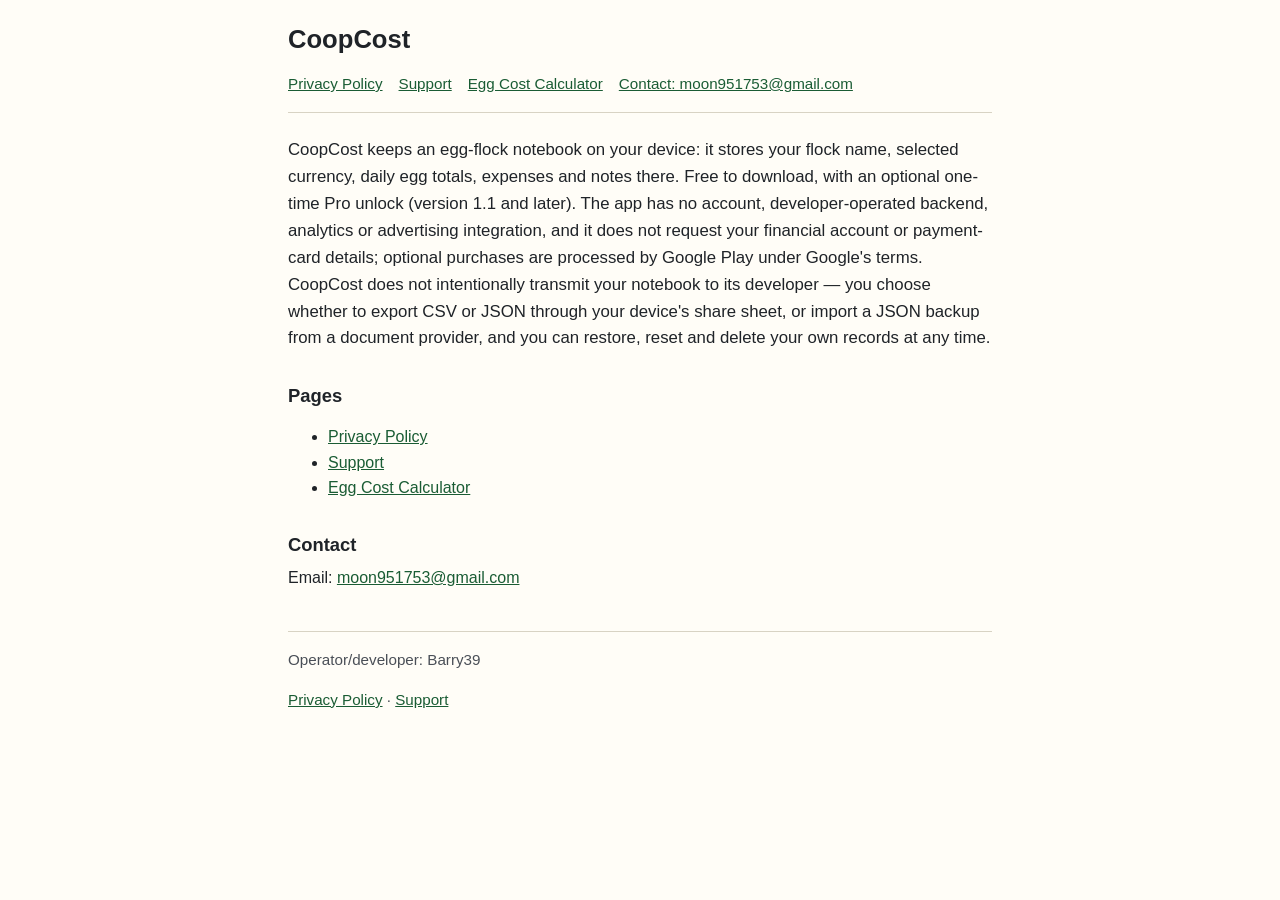
<file: index.html>
<!DOCTYPE html>
<html lang="en">
<head>
<meta charset="utf-8">
<meta name="viewport" content="width=device-width, initial-scale=1">
<title>CoopCost</title>
<link rel="stylesheet" href="style.css">
</head>
<body>
<div class="wrap">
<header class="page-head">
<h1>CoopCost</h1>
<nav class="sites">
<a href="privacy.html">Privacy Policy</a>
<a href="support.html">Support</a>
<a href="egg-cost-calculator.html">Egg Cost Calculator</a>
<a href="mailto:moon951753@gmail.com">Contact: moon951753@gmail.com</a>
</nav>
</header>

<main>
<p class="lede">
CoopCost keeps an egg-flock notebook on your device: it stores your flock name, selected currency, daily egg totals, expenses and notes there. Free to download, with an optional one-time Pro unlock (version 1.1 and later). The app has no account, developer-operated backend, analytics or advertising integration, and it does not request your financial account or payment-card details; optional purchases are processed by Google Play under Google's terms. CoopCost does not intentionally transmit your notebook to its developer &mdash; you choose whether to export CSV or JSON through your device's share sheet, or import a JSON backup from a document provider, and you can restore, reset and delete your own records at any time.
</p>

<h2>Pages</h2>
<ul>
<li><a href="privacy.html">Privacy Policy</a></li>
<li><a href="support.html">Support</a></li>
<li><a href="egg-cost-calculator.html">Egg Cost Calculator</a></li>
</ul>

<h2>Contact</h2>
<p>Email: <a href="mailto:moon951753@gmail.com">moon951753@gmail.com</a></p>
</main>

<footer class="page-foot">
<p>Operator/developer: Barry39</p>
<p><a href="privacy.html">Privacy Policy</a> &middot; <a href="support.html">Support</a></p>
</footer>
</div>
</body>
</html>
</file>
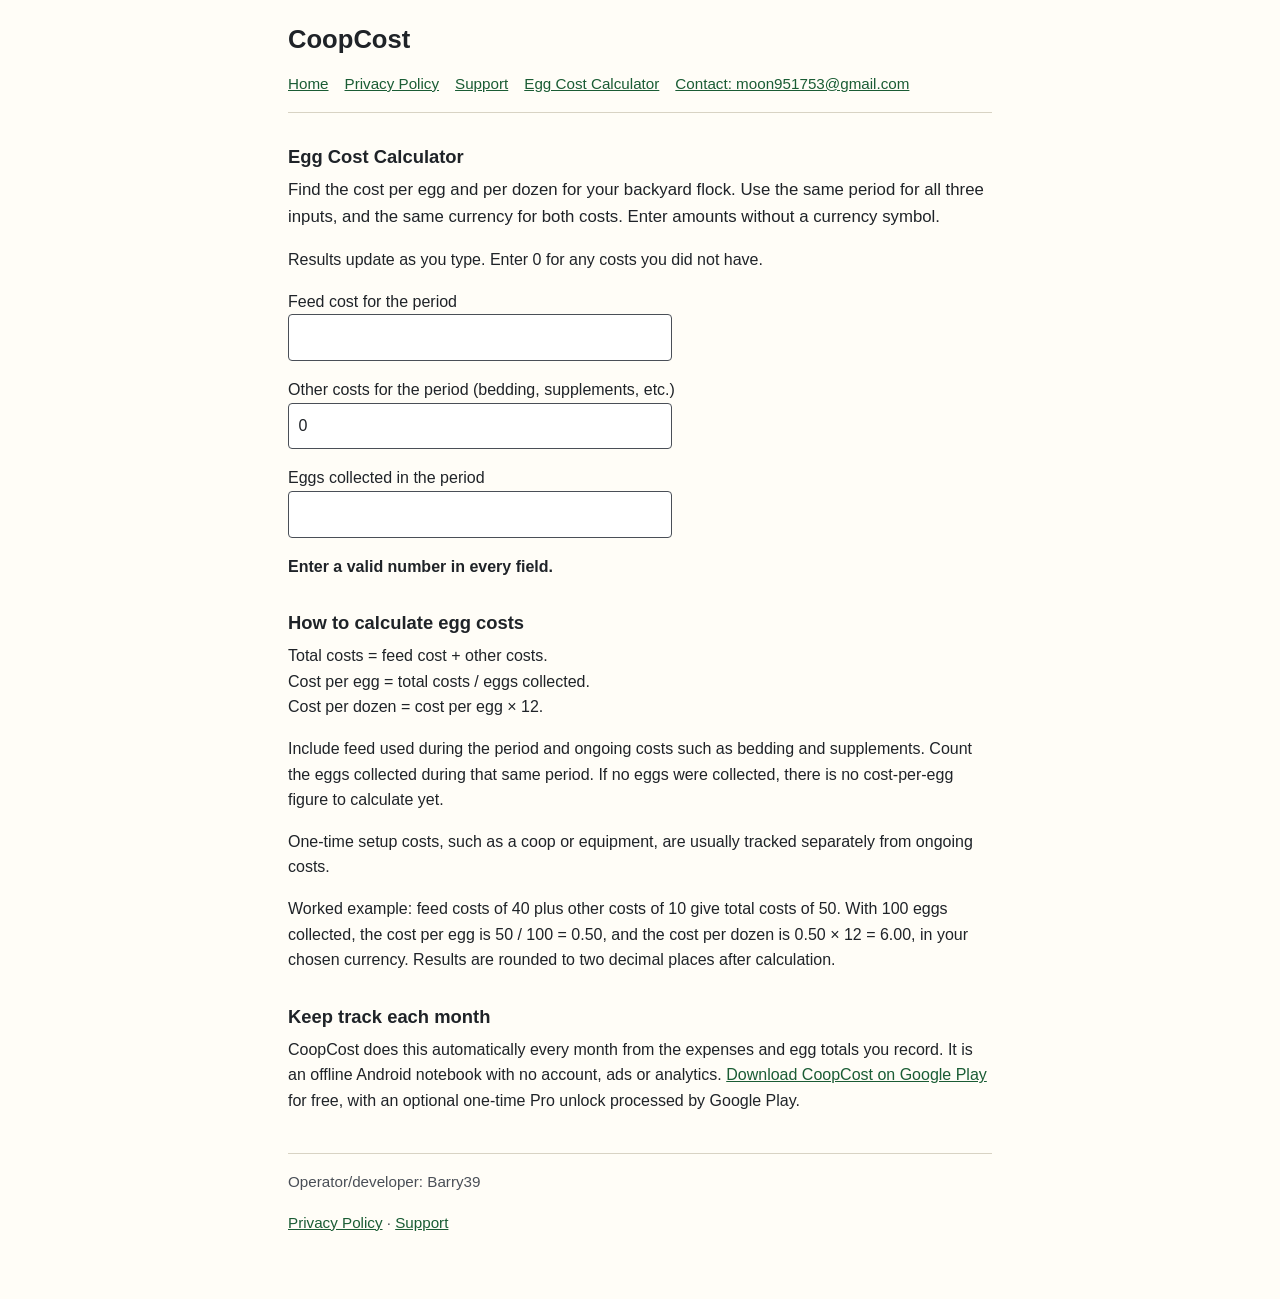
<file: egg-cost-calculator.html>
<!DOCTYPE html>
<html lang="en">
<head>
<meta charset="utf-8">
<meta name="viewport" content="width=device-width, initial-scale=1">
<title>Egg Cost Calculator – cost per egg and per dozen</title>
<meta name="description" content="Calculate your backyard flock's cost per egg and per dozen from feed, other costs and eggs collected. Includes a simple formula and worked example.">
<link rel="stylesheet" href="style.css">
</head>
<body>
<div class="wrap">
<header class="page-head">
<h1>CoopCost</h1>
<nav class="sites">
<a href="index.html">Home</a>
<a href="privacy.html">Privacy Policy</a>
<a href="support.html">Support</a>
<a href="egg-cost-calculator.html" aria-current="page">Egg Cost Calculator</a>
<a href="mailto:moon951753@gmail.com">Contact: moon951753@gmail.com</a>
</nav>
</header>

<main>
<section class="calculator" aria-labelledby="calculator-heading">
<h2 id="calculator-heading">Egg Cost Calculator</h2>
<p class="lede">Find the cost per egg and per dozen for your backyard flock. Use the same period for all three inputs, and the same currency for both costs. Enter amounts without a currency symbol.</p>
<p>Results update as you type. Enter 0 for any costs you did not have.</p>
<p>
<label for="feed-cost">Feed cost for the period</label>
<input id="feed-cost" type="number" min="0" step="any" inputmode="decimal">
</p>
<p>
<label for="other-costs">Other costs for the period (bedding, supplements, etc.)</label>
<input id="other-costs" type="number" min="0" step="any" inputmode="decimal" value="0">
</p>
<p>
<label for="eggs">Eggs collected in the period</label>
<input id="eggs" type="number" min="0" step="1" inputmode="numeric">
</p>
<output id="calculation-result" for="feed-cost other-costs eggs" aria-live="polite" aria-atomic="true">Use the formula below to calculate your egg costs.</output>
<noscript><p>JavaScript is disabled. You can still calculate both results using the formula and example below.</p></noscript>
</section>

<section aria-labelledby="formula-heading">
<h2 id="formula-heading">How to calculate egg costs</h2>
<p>Total costs = feed cost + other costs.<br>
Cost per egg = total costs / eggs collected.<br>
Cost per dozen = cost per egg × 12.</p>
<p>Include feed used during the period and ongoing costs such as bedding and supplements. Count the eggs collected during that same period. If no eggs were collected, there is no cost-per-egg figure to calculate yet.</p>
<p>One-time setup costs, such as a coop or equipment, are usually tracked separately from ongoing costs.</p>
<p>Worked example: feed costs of 40 plus other costs of 10 give total costs of 50. With 100 eggs collected, the cost per egg is 50 / 100 = 0.50, and the cost per dozen is 0.50 × 12 = 6.00, in your chosen currency. Results are rounded to two decimal places after calculation.</p>
</section>

<h2>Keep track each month</h2>
<p>CoopCost does this automatically every month from the expenses and egg totals you record. It is an offline Android notebook with no account, ads or analytics. <a href="https://play.google.com/store/apps/details?id=com.coopcost.app">Download CoopCost on Google Play</a> for free, with an optional one-time Pro unlock processed by Google Play.</p>
</main>

<footer class="page-foot">
<p>Operator/developer: Barry39</p>
<p><a href="privacy.html">Privacy Policy</a> &middot; <a href="support.html">Support</a></p>
</footer>
</div>
<script>
(function () {
  'use strict';
  const inputs = ['feed-cost', 'other-costs', 'eggs'].map(function (id) {
    return document.getElementById(id);
  });
  const result = document.getElementById('calculation-result');
  const format = function (value) {
    return value.toLocaleString(undefined, {
      minimumFractionDigits: 2,
      maximumFractionDigits: 2,
      useGrouping: false
    });
  };

  function calculate() {
    const values = inputs.map(function (input) { return input.valueAsNumber; });
    if (!values.every(Number.isFinite)) {
      result.textContent = 'Enter a valid number in every field.';
      return;
    }
    const [feed, other, eggs] = values;
    if (eggs <= 0) {
      result.textContent = 'Enter more than zero eggs to calculate egg costs.';
      return;
    }
    if (feed < 0 || other < 0) {
      result.textContent = 'Enter costs of zero or more.';
      return;
    }
    const total = feed + other;
    const perEgg = total / eggs;
    const perDozen = perEgg * 12;
    if (![total, perEgg, perDozen].every(Number.isFinite)) {
      result.textContent = 'These values are too large to calculate. Try smaller amounts.';
      return;
    }
    result.textContent = 'Cost per egg: ' + format(perEgg) +
      '; cost per dozen: ' + format(perDozen) + '.';
  }

  inputs.forEach(function (input) {
    input.addEventListener('input', calculate);
  });
  calculate();
}());
</script>
</body>
</html>
</file>
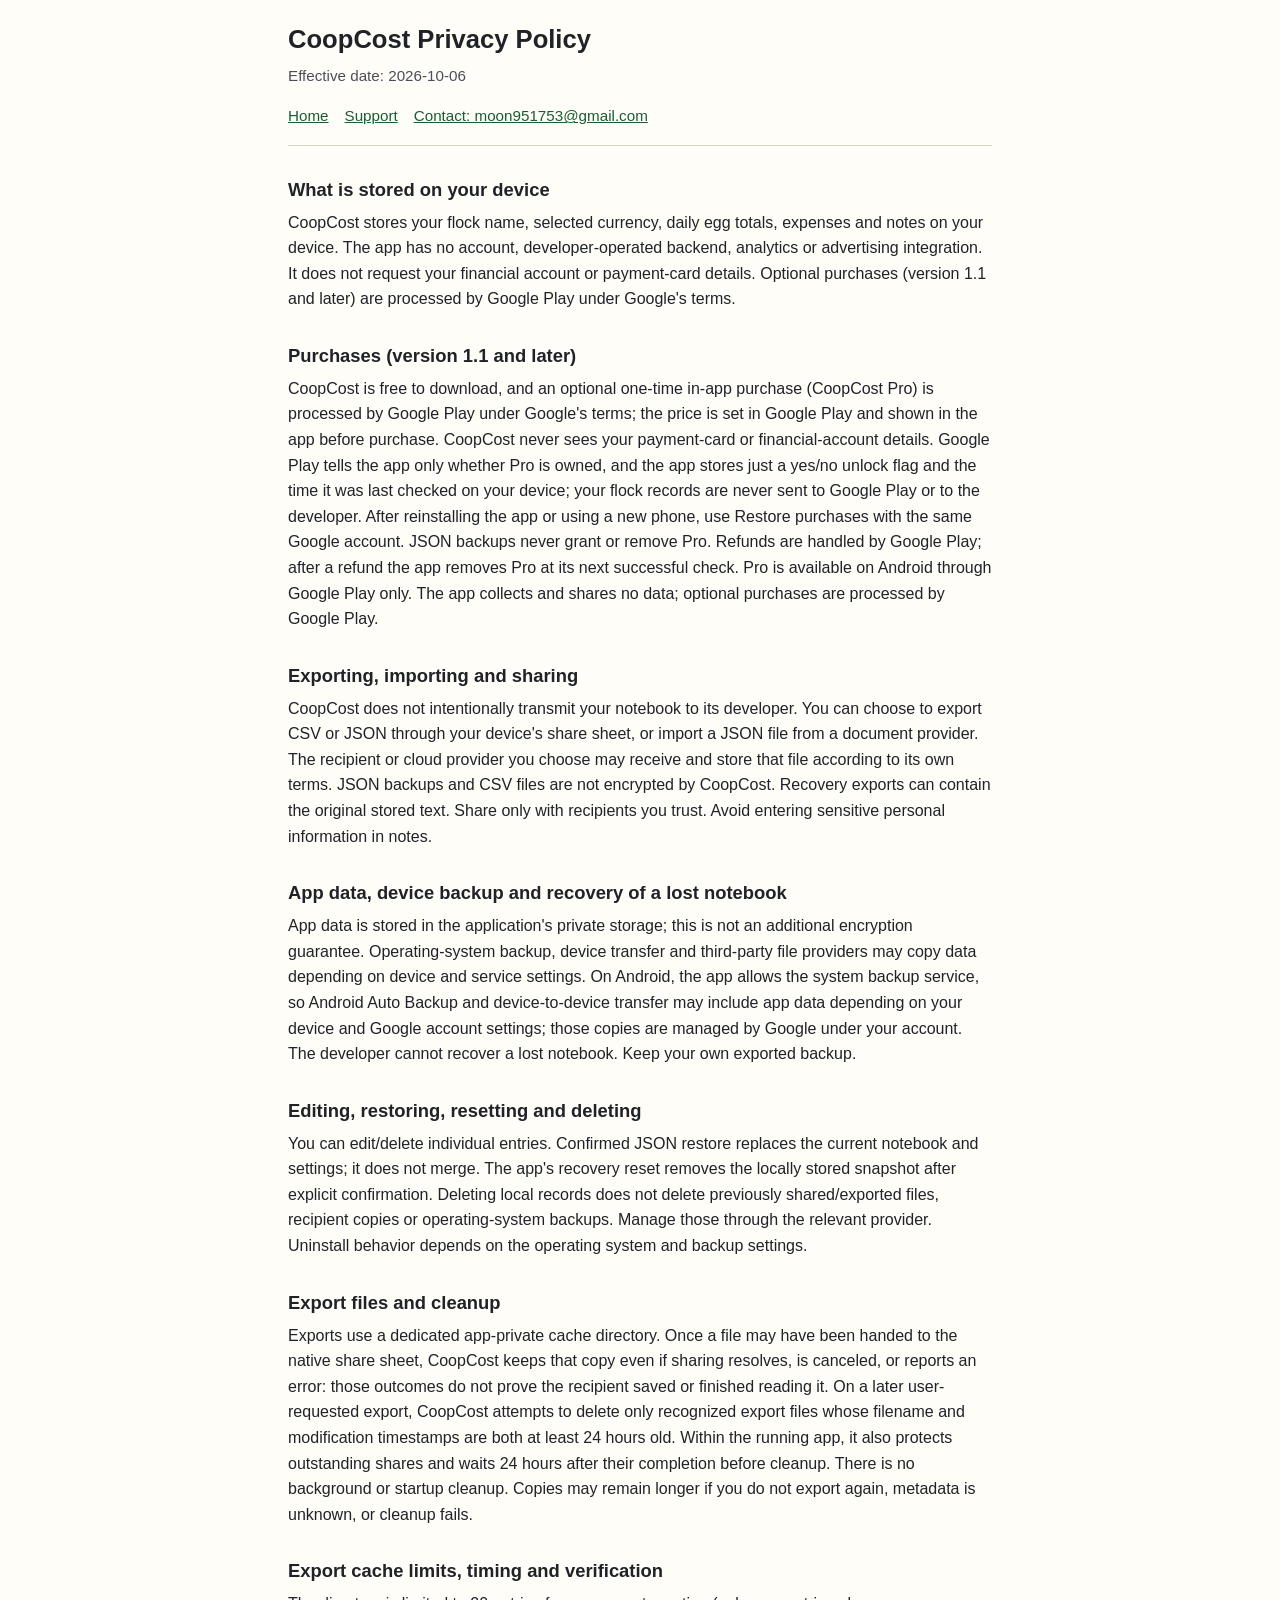
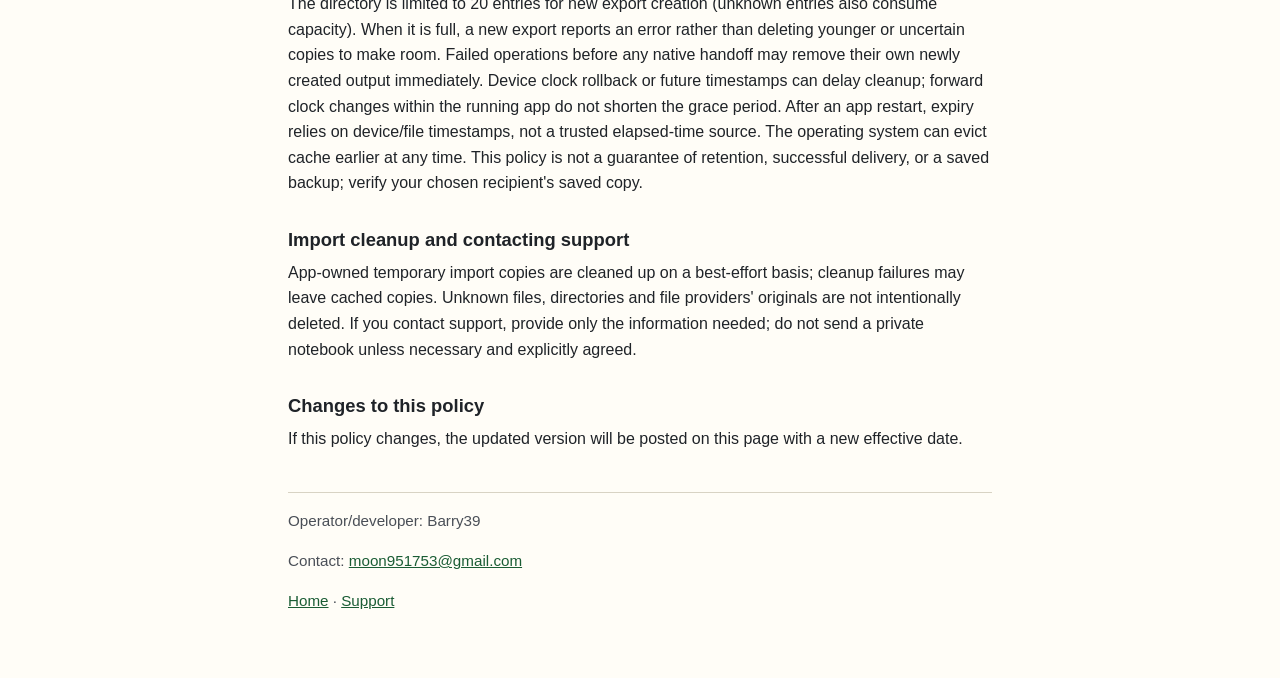
<file: privacy.html>
<!DOCTYPE html>
<html lang="en">
<head>
<meta charset="utf-8">
<meta name="viewport" content="width=device-width, initial-scale=1">
<title>CoopCost Privacy Policy</title>
<link rel="stylesheet" href="style.css">
</head>
<body>
<div class="wrap">
<header class="page-head">
<h1>CoopCost Privacy Policy</h1>
<p class="meta">Effective date: 2026-10-06</p>
<nav class="sites">
<a href="index.html">Home</a>
<a href="support.html">Support</a>
<a href="mailto:moon951753@gmail.com">Contact: moon951753@gmail.com</a>
</nav>
</header>

<main>
<h2>What is stored on your device</h2>
<p>CoopCost stores your flock name, selected currency, daily egg totals, expenses and notes on your device. The app has no account, developer-operated backend, analytics or advertising integration. It does not request your financial account or payment-card details. Optional purchases (version 1.1 and later) are processed by Google Play under Google's terms.</p>

<h2>Purchases (version 1.1 and later)</h2>
<p>CoopCost is free to download, and an optional one-time in-app purchase (CoopCost Pro) is processed by Google Play under Google's terms; the price is set in Google Play and shown in the app before purchase. CoopCost never sees your payment-card or financial-account details. Google Play tells the app only whether Pro is owned, and the app stores just a yes/no unlock flag and the time it was last checked on your device; your flock records are never sent to Google Play or to the developer. After reinstalling the app or using a new phone, use Restore purchases with the same Google account. JSON backups never grant or remove Pro. Refunds are handled by Google Play; after a refund the app removes Pro at its next successful check. Pro is available on Android through Google Play only. The app collects and shares no data; optional purchases are processed by Google Play.</p>

<h2>Exporting, importing and sharing</h2>
<p>CoopCost does not intentionally transmit your notebook to its developer. You can choose to export CSV or JSON through your device's share sheet, or import a JSON file from a document provider. The recipient or cloud provider you choose may receive and store that file according to its own terms. JSON backups and CSV files are not encrypted by CoopCost. Recovery exports can contain the original stored text. Share only with recipients you trust. Avoid entering sensitive personal information in notes.</p>

<h2>App data, device backup and recovery of a lost notebook</h2>
<p>App data is stored in the application's private storage; this is not an additional encryption guarantee. Operating-system backup, device transfer and third-party file providers may copy data depending on device and service settings. On Android, the app allows the system backup service, so Android Auto Backup and device-to-device transfer may include app data depending on your device and Google account settings; those copies are managed by Google under your account. The developer cannot recover a lost notebook. Keep your own exported backup.</p>

<h2>Editing, restoring, resetting and deleting</h2>
<p>You can edit/delete individual entries. Confirmed JSON restore replaces the current notebook and settings; it does not merge. The app's recovery reset removes the locally stored snapshot after explicit confirmation. Deleting local records does not delete previously shared/exported files, recipient copies or operating-system backups. Manage those through the relevant provider. Uninstall behavior depends on the operating system and backup settings.</p>

<h2>Export files and cleanup</h2>
<p>Exports use a dedicated app-private cache directory. Once a file may have been handed to the native share sheet, CoopCost keeps that copy even if sharing resolves, is canceled, or reports an error: those outcomes do not prove the recipient saved or finished reading it. On a later user-requested export, CoopCost attempts to delete only recognized export files whose filename and modification timestamps are both at least 24 hours old. Within the running app, it also protects outstanding shares and waits 24 hours after their completion before cleanup. There is no background or startup cleanup. Copies may remain longer if you do not export again, metadata is unknown, or cleanup fails.</p>

<h2>Export cache limits, timing and verification</h2>
<p>The directory is limited to 20 entries for new export creation (unknown entries also consume capacity). When it is full, a new export reports an error rather than deleting younger or uncertain copies to make room. Failed operations before any native handoff may remove their own newly created output immediately. Device clock rollback or future timestamps can delay cleanup; forward clock changes within the running app do not shorten the grace period. After an app restart, expiry relies on device/file timestamps, not a trusted elapsed-time source. The operating system can evict cache earlier at any time. This policy is not a guarantee of retention, successful delivery, or a saved backup; verify your chosen recipient's saved copy.</p>

<h2>Import cleanup and contacting support</h2>
<p>App-owned temporary import copies are cleaned up on a best-effort basis; cleanup failures may leave cached copies. Unknown files, directories and file providers' originals are not intentionally deleted. If you contact support, provide only the information needed; do not send a private notebook unless necessary and explicitly agreed.</p>

<h2>Changes to this policy</h2>
<p>If this policy changes, the updated version will be posted on this page with a new effective date.</p>
</main>

<footer class="page-foot">
<p>Operator/developer: Barry39</p>
<p>Contact: <a href="mailto:moon951753@gmail.com">moon951753@gmail.com</a></p>
<p><a href="index.html">Home</a> &middot; <a href="support.html">Support</a></p>
</footer>
</div>
</body>
</html>
</file>
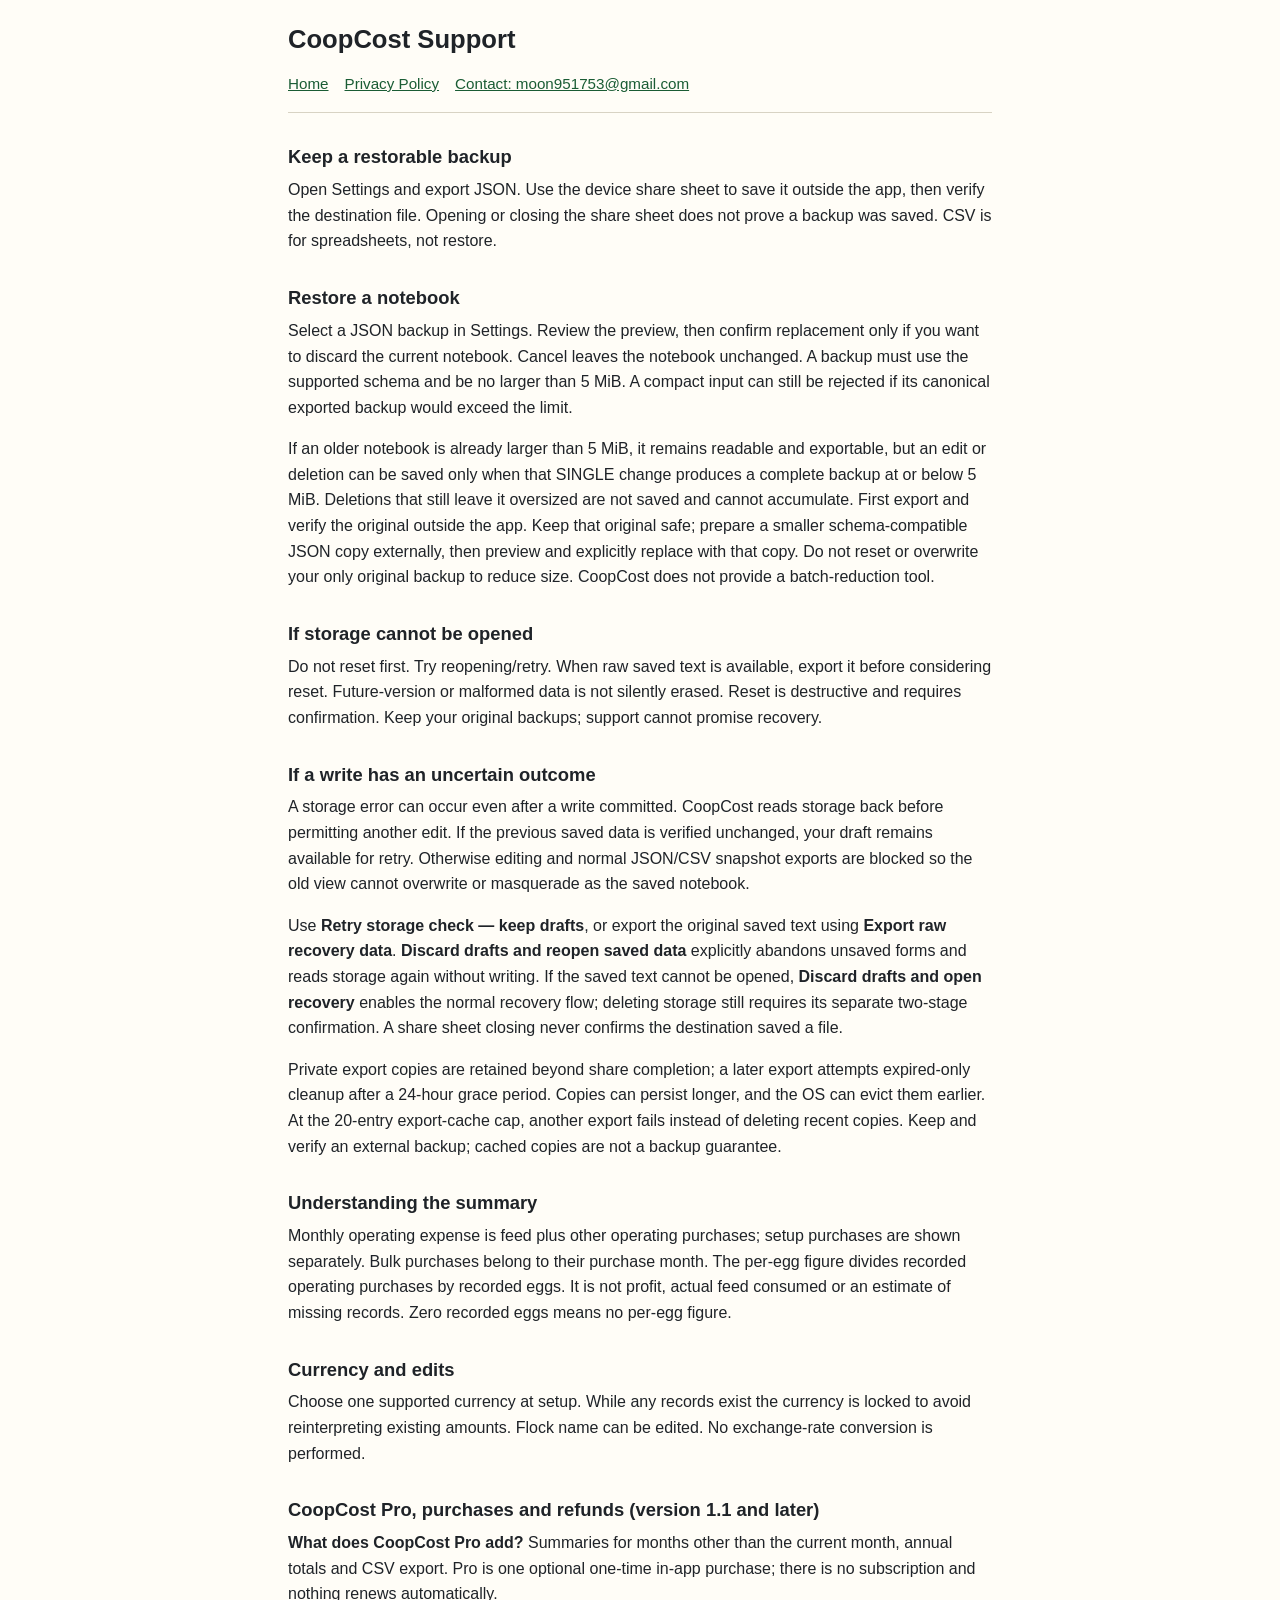
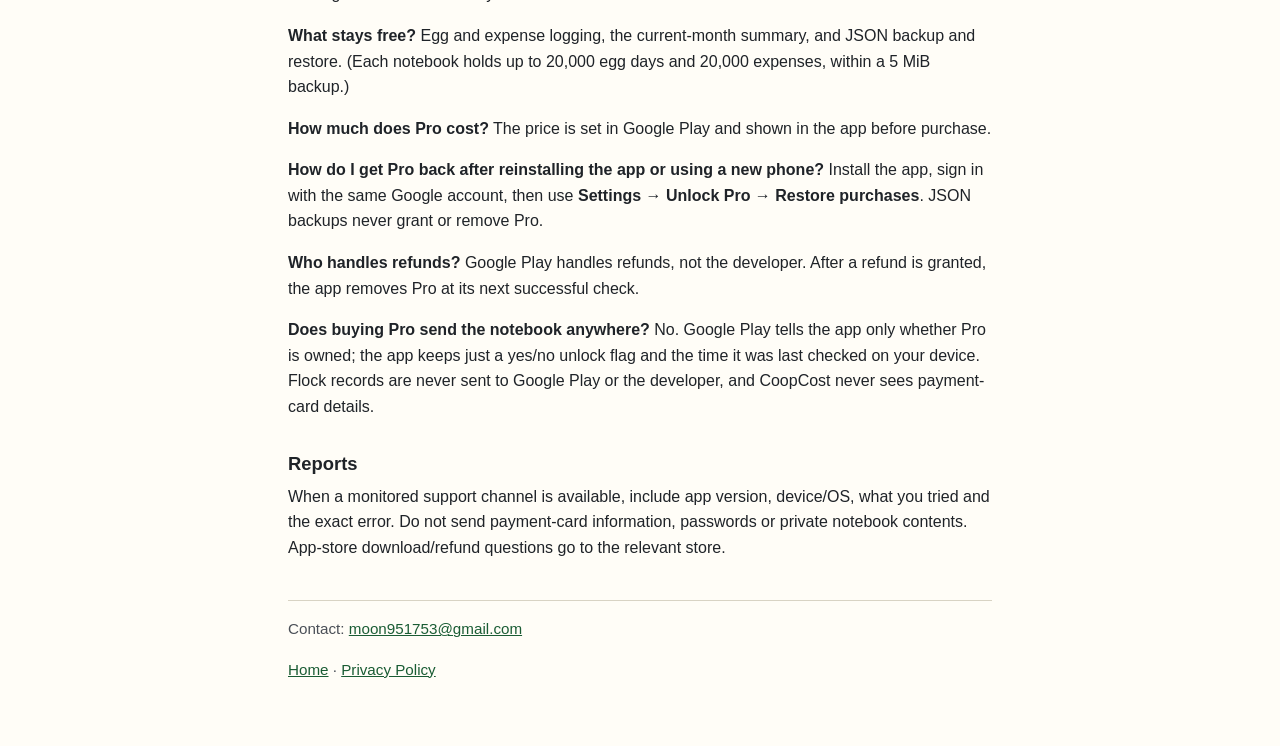
<file: support.html>
<!DOCTYPE html>
<html lang="en">
<head>
<meta charset="utf-8">
<meta name="viewport" content="width=device-width, initial-scale=1">
<title>CoopCost Support</title>
<link rel="stylesheet" href="style.css">
</head>
<body>
<div class="wrap">
<header class="page-head">
<h1>CoopCost Support</h1>
<nav class="sites">
<a href="index.html">Home</a>
<a href="privacy.html">Privacy Policy</a>
<a href="mailto:moon951753@gmail.com">Contact: moon951753@gmail.com</a>
</nav>
</header>

<main>
<h2>Keep a restorable backup</h2>
<p>Open Settings and export JSON. Use the device share sheet to save it outside the app, then verify the destination file. Opening or closing the share sheet does not prove a backup was saved. CSV is for spreadsheets, not restore.</p>

<h2>Restore a notebook</h2>
<p>Select a JSON backup in Settings. Review the preview, then confirm replacement only if you want to discard the current notebook. Cancel leaves the notebook unchanged. A backup must use the supported schema and be no larger than 5 MiB. A compact input can still be rejected if its canonical exported backup would exceed the limit.</p>
<p>If an older notebook is already larger than 5 MiB, it remains readable and exportable, but an edit or deletion can be saved only when that SINGLE change produces a complete backup at or below 5 MiB. Deletions that still leave it oversized are not saved and cannot accumulate. First export and verify the original outside the app. Keep that original safe; prepare a smaller schema-compatible JSON copy externally, then preview and explicitly replace with that copy. Do not reset or overwrite your only original backup to reduce size. CoopCost does not provide a batch-reduction tool.</p>

<h2>If storage cannot be opened</h2>
<p>Do not reset first. Try reopening/retry. When raw saved text is available, export it before considering reset. Future-version or malformed data is not silently erased. Reset is destructive and requires confirmation. Keep your original backups; support cannot promise recovery.</p>

<h2>If a write has an uncertain outcome</h2>
<p>A storage error can occur even after a write committed. CoopCost reads storage back before permitting another edit. If the previous saved data is verified unchanged, your draft remains available for retry. Otherwise editing and normal JSON/CSV snapshot exports are blocked so the old view cannot overwrite or masquerade as the saved notebook.</p>
<p>Use <strong>Retry storage check &mdash; keep drafts</strong>, or export the original saved text using <strong>Export raw recovery data</strong>. <strong>Discard drafts and reopen saved data</strong> explicitly abandons unsaved forms and reads storage again without writing. If the saved text cannot be opened, <strong>Discard drafts and open recovery</strong> enables the normal recovery flow; deleting storage still requires its separate two-stage confirmation. A share sheet closing never confirms the destination saved a file.</p>
<p>Private export copies are retained beyond share completion; a later export attempts expired-only cleanup after a 24-hour grace period. Copies can persist longer, and the OS can evict them earlier. At the 20-entry export-cache cap, another export fails instead of deleting recent copies. Keep and verify an external backup; cached copies are not a backup guarantee.</p>

<h2>Understanding the summary</h2>
<p>Monthly operating expense is feed plus other operating purchases; setup purchases are shown separately. Bulk purchases belong to their purchase month. The per-egg figure divides recorded operating purchases by recorded eggs. It is not profit, actual feed consumed or an estimate of missing records. Zero recorded eggs means no per-egg figure.</p>

<h2>Currency and edits</h2>
<p>Choose one supported currency at setup. While any records exist the currency is locked to avoid reinterpreting existing amounts. Flock name can be edited. No exchange-rate conversion is performed.</p>

<h2>CoopCost Pro, purchases and refunds (version 1.1 and later)</h2>
<p><strong>What does CoopCost Pro add?</strong> Summaries for months other than the current month, annual totals and CSV export. Pro is one optional one-time in-app purchase; there is no subscription and nothing renews automatically.</p>
<p><strong>What stays free?</strong> Egg and expense logging, the current-month summary, and JSON backup and restore. (Each notebook holds up to 20,000 egg days and 20,000 expenses, within a 5 MiB backup.)</p>
<p><strong>How much does Pro cost?</strong> The price is set in Google Play and shown in the app before purchase.</p>
<p><strong>How do I get Pro back after reinstalling the app or using a new phone?</strong> Install the app, sign in with the same Google account, then use <strong>Settings → Unlock Pro → Restore purchases</strong>. JSON backups never grant or remove Pro.</p>
<p><strong>Who handles refunds?</strong> Google Play handles refunds, not the developer. After a refund is granted, the app removes Pro at its next successful check.</p>
<p><strong>Does buying Pro send the notebook anywhere?</strong> No. Google Play tells the app only whether Pro is owned; the app keeps just a yes/no unlock flag and the time it was last checked on your device. Flock records are never sent to Google Play or the developer, and CoopCost never sees payment-card details.</p>

<h2>Reports</h2>
<p>When a monitored support channel is available, include app version, device/OS, what you tried and the exact error. Do not send payment-card information, passwords or private notebook contents. App-store download/refund questions go to the relevant store.</p>
</main>

<footer class="page-foot">
<p>Contact: <a href="mailto:moon951753@gmail.com">moon951753@gmail.com</a></p>
<p><a href="index.html">Home</a> &middot; <a href="privacy.html">Privacy Policy</a></p>
</footer>
</div>
</body>
</html>
</file>
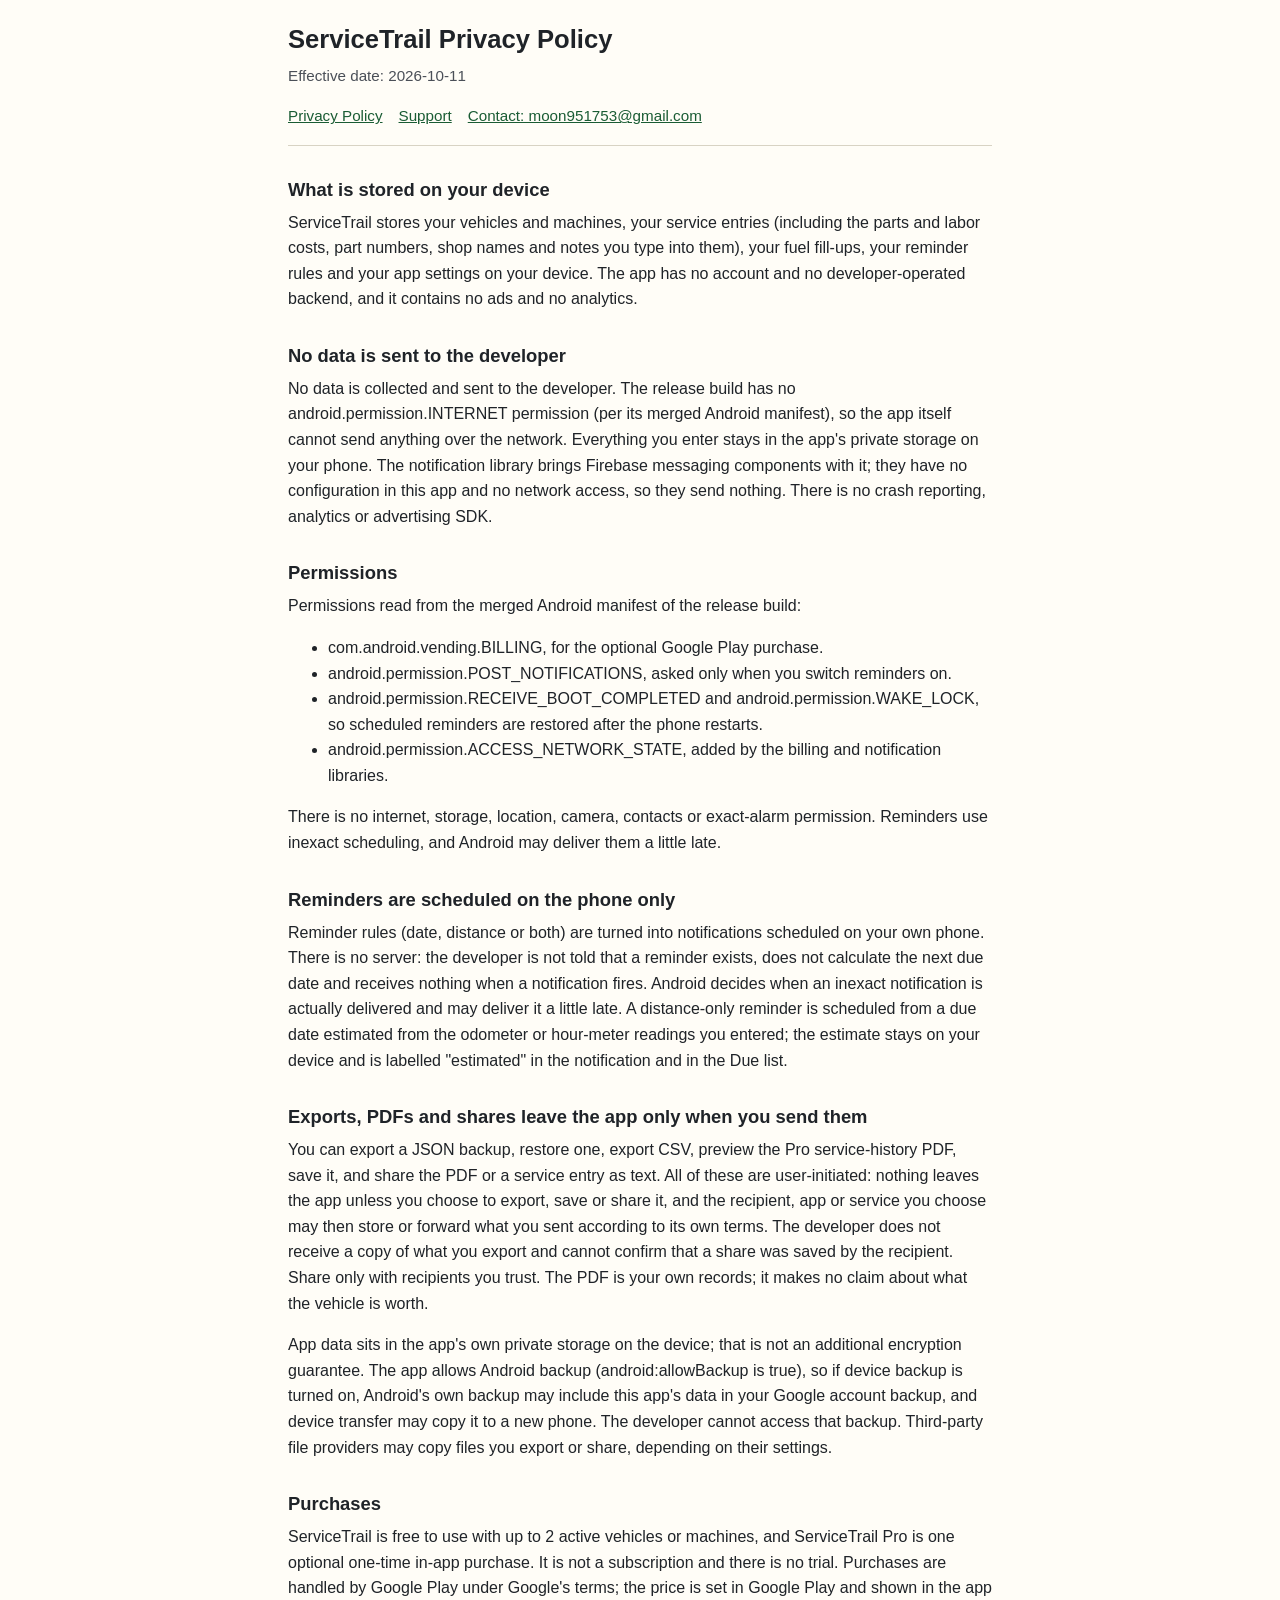
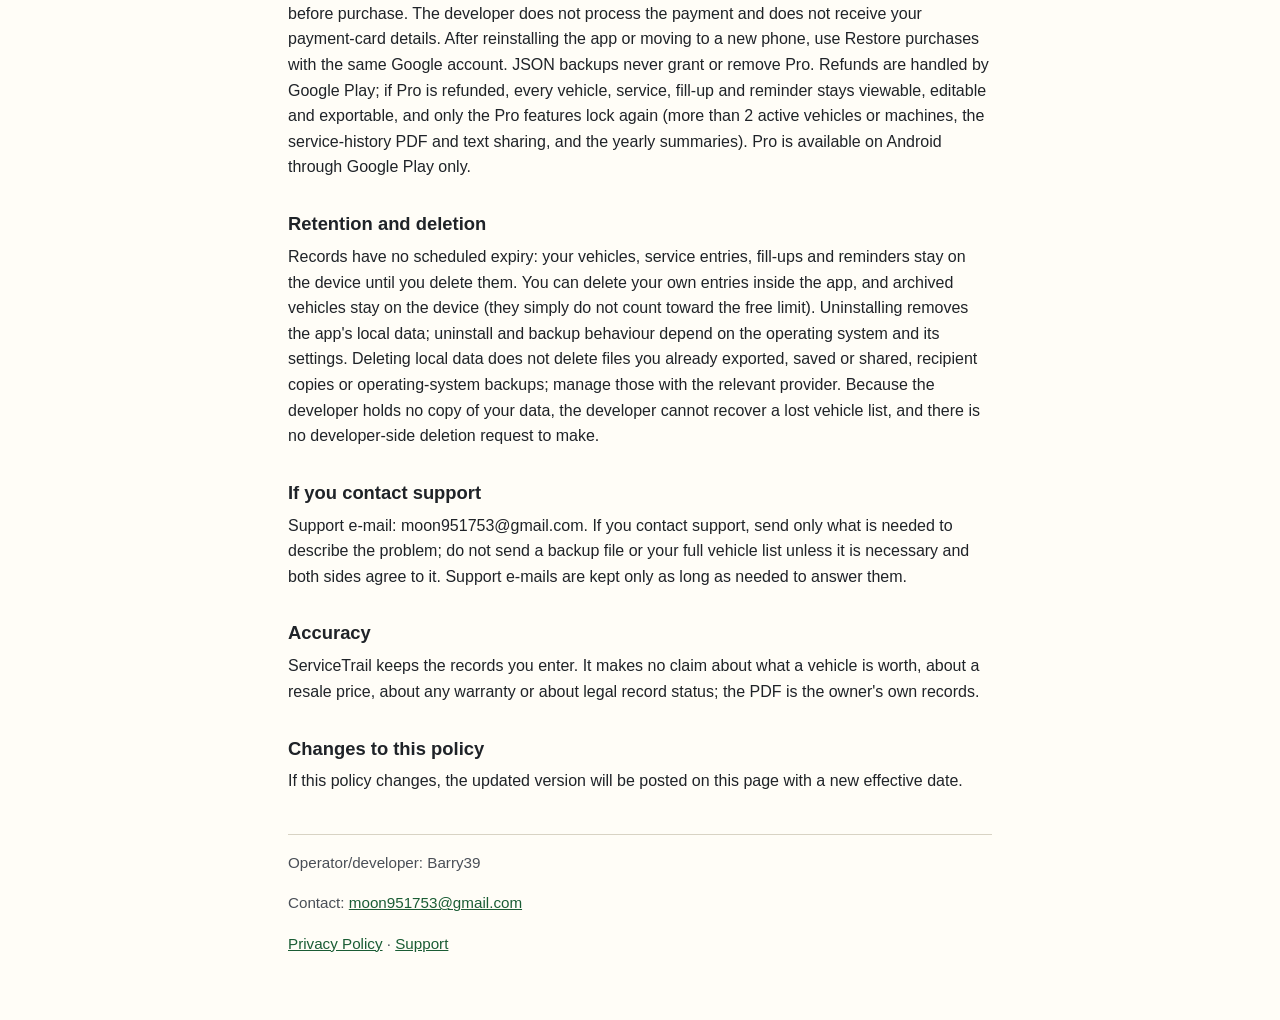
<file: servicetrail/privacy.html>
<!DOCTYPE html>
<html lang="en">
<head>
<meta charset="utf-8">
<meta name="viewport" content="width=device-width, initial-scale=1">
<title>ServiceTrail Privacy Policy</title>
<link rel="stylesheet" href="../style.css">
</head>
<body>
<div class="wrap">
<header class="page-head">
<h1>ServiceTrail Privacy Policy</h1>
<p class="meta">Effective date: 2026-10-11</p>
<nav class="sites">
<a href="privacy.html">Privacy Policy</a>
<a href="support.html">Support</a>
<a href="mailto:moon951753@gmail.com">Contact: moon951753@gmail.com</a>
</nav>
</header>

<main>
<h2>What is stored on your device</h2>

<p>ServiceTrail stores your vehicles and machines, your service entries (including the parts and labor costs, part numbers, shop names and notes you type into them), your fuel fill-ups, your reminder rules and your app settings on your device. The app has no account and no developer-operated backend, and it contains no ads and no analytics.</p>

<h2>No data is sent to the developer</h2>

<p>No data is collected and sent to the developer. The release build has no android.permission.INTERNET permission (per its merged Android manifest), so the app itself cannot send anything over the network. Everything you enter stays in the app's private storage on your phone. The notification library brings Firebase messaging components with it; they have no configuration in this app and no network access, so they send nothing. There is no crash reporting, analytics or advertising SDK.</p>

<h2>Permissions</h2>

<p>Permissions read from the merged Android manifest of the release build:</p>

<ul>
<li>com.android.vending.BILLING, for the optional Google Play purchase.</li>
<li>android.permission.POST_NOTIFICATIONS, asked only when you switch reminders on.</li>
<li>android.permission.RECEIVE_BOOT_COMPLETED and android.permission.WAKE_LOCK, so scheduled reminders are restored after the phone restarts.</li>
<li>android.permission.ACCESS_NETWORK_STATE, added by the billing and notification libraries.</li>
</ul>

<p>There is no internet, storage, location, camera, contacts or exact-alarm permission. Reminders use inexact scheduling, and Android may deliver them a little late.</p>

<h2>Reminders are scheduled on the phone only</h2>

<p>Reminder rules (date, distance or both) are turned into notifications scheduled on your own phone. There is no server: the developer is not told that a reminder exists, does not calculate the next due date and receives nothing when a notification fires. Android decides when an inexact notification is actually delivered and may deliver it a little late. A distance-only reminder is scheduled from a due date estimated from the odometer or hour-meter readings you entered; the estimate stays on your device and is labelled "estimated" in the notification and in the Due list.</p>

<h2>Exports, PDFs and shares leave the app only when you send them</h2>

<p>You can export a JSON backup, restore one, export CSV, preview the Pro service-history PDF, save it, and share the PDF or a service entry as text. All of these are user-initiated: nothing leaves the app unless you choose to export, save or share it, and the recipient, app or service you choose may then store or forward what you sent according to its own terms. The developer does not receive a copy of what you export and cannot confirm that a share was saved by the recipient. Share only with recipients you trust. The PDF is your own records; it makes no claim about what the vehicle is worth.</p>

<p>App data sits in the app's own private storage on the device; that is not an additional encryption guarantee. The app allows Android backup (android:allowBackup is true), so if device backup is turned on, Android's own backup may include this app's data in your Google account backup, and device transfer may copy it to a new phone. The developer cannot access that backup. Third-party file providers may copy files you export or share, depending on their settings.</p>

<h2>Purchases</h2>

<p>ServiceTrail is free to use with up to 2 active vehicles or machines, and ServiceTrail Pro is one optional one-time in-app purchase. It is not a subscription and there is no trial. Purchases are handled by Google Play under Google's terms; the price is set in Google Play and shown in the app before purchase. The developer does not process the payment and does not receive your payment-card details. After reinstalling the app or moving to a new phone, use Restore purchases with the same Google account. JSON backups never grant or remove Pro. Refunds are handled by Google Play; if Pro is refunded, every vehicle, service, fill-up and reminder stays viewable, editable and exportable, and only the Pro features lock again (more than 2 active vehicles or machines, the service-history PDF and text sharing, and the yearly summaries). Pro is available on Android through Google Play only.</p>

<h2>Retention and deletion</h2>

<p>Records have no scheduled expiry: your vehicles, service entries, fill-ups and reminders stay on the device until you delete them. You can delete your own entries inside the app, and archived vehicles stay on the device (they simply do not count toward the free limit). Uninstalling removes the app's local data; uninstall and backup behaviour depend on the operating system and its settings. Deleting local data does not delete files you already exported, saved or shared, recipient copies or operating-system backups; manage those with the relevant provider. Because the developer holds no copy of your data, the developer cannot recover a lost vehicle list, and there is no developer-side deletion request to make.</p>

<h2>If you contact support</h2>

<p>Support e-mail: moon951753@gmail.com. If you contact support, send only what is needed to describe the problem; do not send a backup file or your full vehicle list unless it is necessary and both sides agree to it. Support e-mails are kept only as long as needed to answer them.</p>

<h2>Accuracy</h2>

<p>ServiceTrail keeps the records you enter. It makes no claim about what a vehicle is worth, about a resale price, about any warranty or about legal record status; the PDF is the owner's own records.</p>

<h2>Changes to this policy</h2>

<p>If this policy changes, the updated version will be posted on this page with a new effective date.</p>
</main>

<footer class="page-foot">
<p>Operator/developer: Barry39</p>
<p>Contact: <a href="mailto:moon951753@gmail.com">moon951753@gmail.com</a></p>
<p><a href="privacy.html">Privacy Policy</a> &middot; <a href="support.html">Support</a></p>
</footer>
</div>
</body>
</html>
</file>
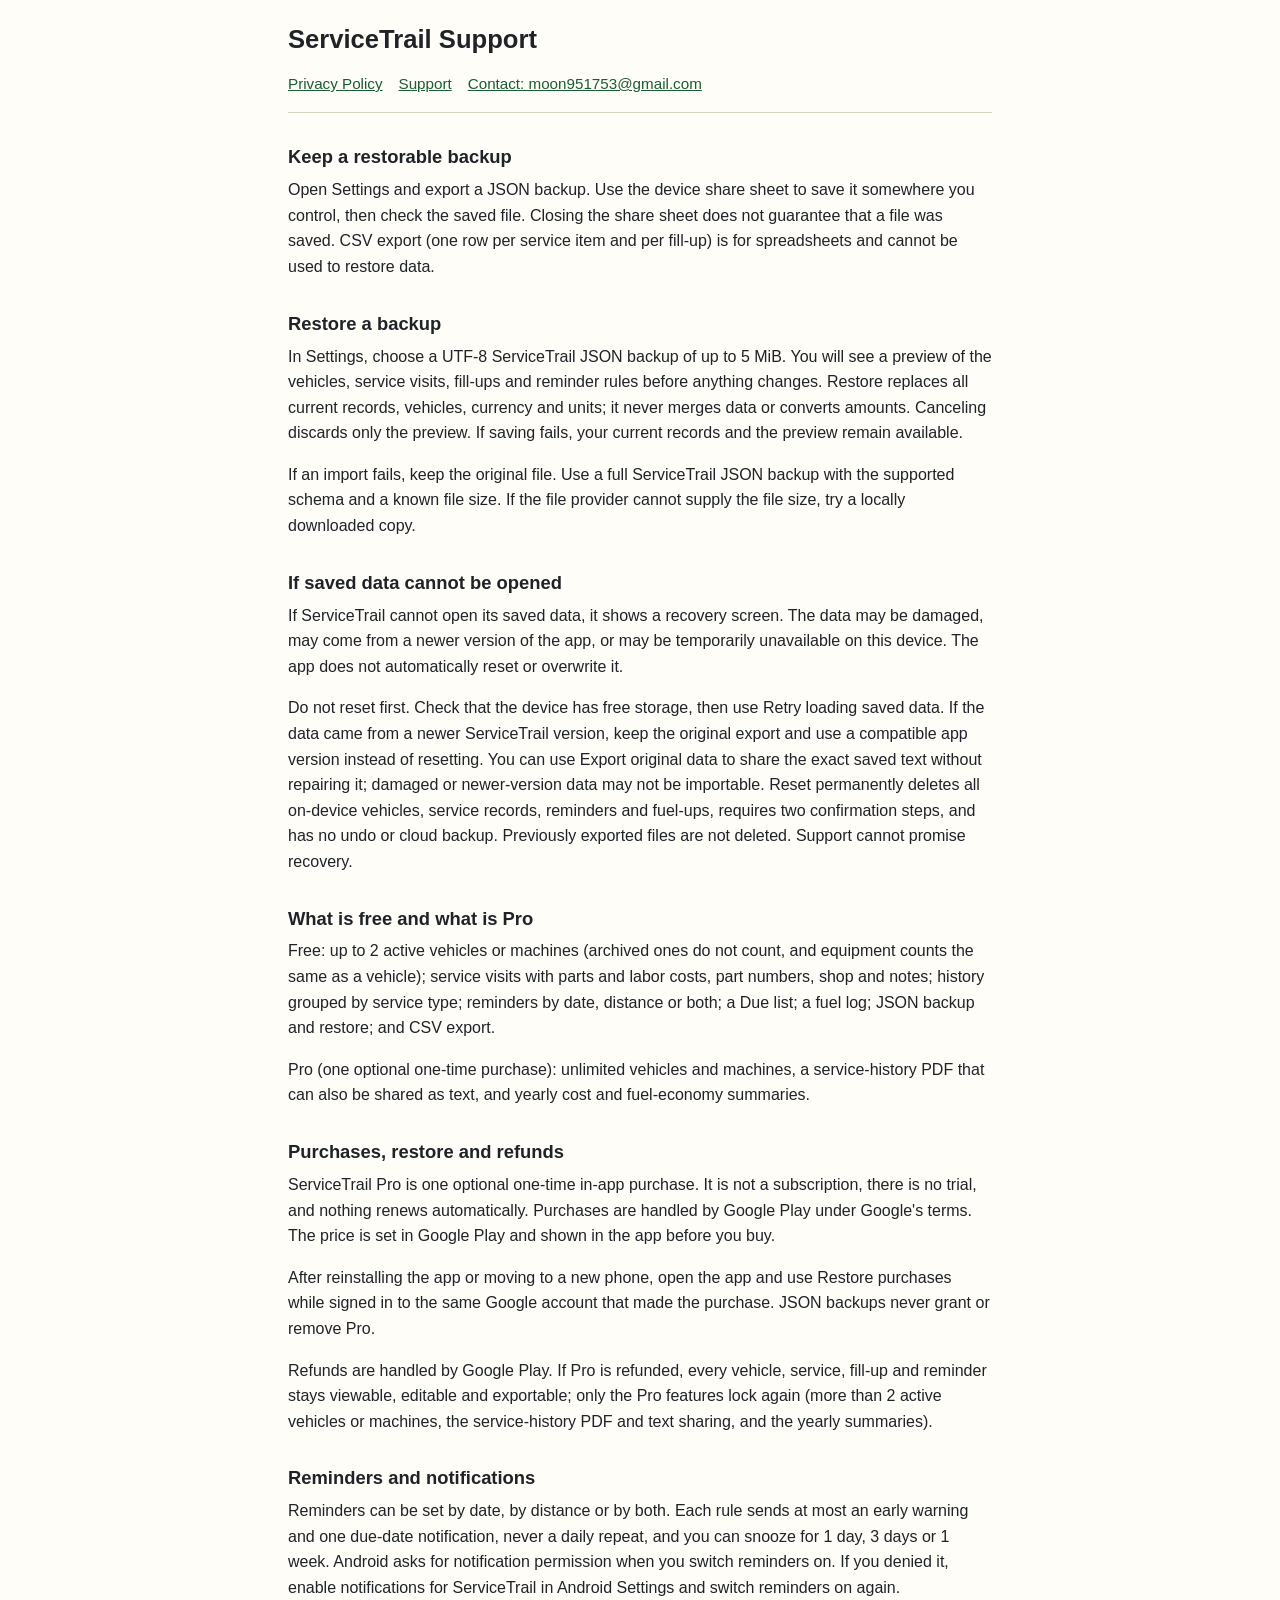
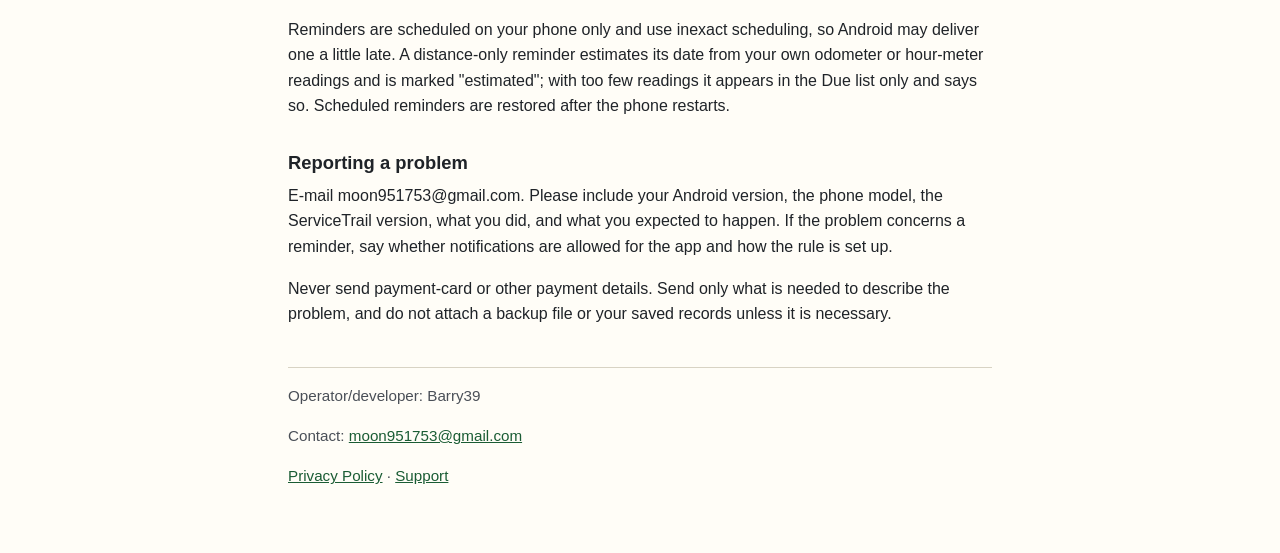
<file: servicetrail/support.html>
<!DOCTYPE html>
<html lang="en">
<head>
<meta charset="utf-8">
<meta name="viewport" content="width=device-width, initial-scale=1">
<title>ServiceTrail Support</title>
<link rel="stylesheet" href="../style.css">
</head>
<body>
<div class="wrap">
<header class="page-head">
<h1>ServiceTrail Support</h1>
<nav class="sites">
<a href="privacy.html">Privacy Policy</a>
<a href="support.html">Support</a>
<a href="mailto:moon951753@gmail.com">Contact: moon951753@gmail.com</a>
</nav>
</header>

<main>
<h2>Keep a restorable backup</h2>

<p>Open Settings and export a JSON backup. Use the device share sheet to save it somewhere you control, then check the saved file. Closing the share sheet does not guarantee that a file was saved. CSV export (one row per service item and per fill-up) is for spreadsheets and cannot be used to restore data.</p>

<h2>Restore a backup</h2>

<p>In Settings, choose a UTF-8 ServiceTrail JSON backup of up to 5 MiB. You will see a preview of the vehicles, service visits, fill-ups and reminder rules before anything changes. Restore replaces all current records, vehicles, currency and units; it never merges data or converts amounts. Canceling discards only the preview. If saving fails, your current records and the preview remain available.</p>

<p>If an import fails, keep the original file. Use a full ServiceTrail JSON backup with the supported schema and a known file size. If the file provider cannot supply the file size, try a locally downloaded copy.</p>

<h2>If saved data cannot be opened</h2>

<p>If ServiceTrail cannot open its saved data, it shows a recovery screen. The data may be damaged, may come from a newer version of the app, or may be temporarily unavailable on this device. The app does not automatically reset or overwrite it.</p>

<p>Do not reset first. Check that the device has free storage, then use Retry loading saved data. If the data came from a newer ServiceTrail version, keep the original export and use a compatible app version instead of resetting. You can use Export original data to share the exact saved text without repairing it; damaged or newer-version data may not be importable. Reset permanently deletes all on-device vehicles, service records, reminders and fuel-ups, requires two confirmation steps, and has no undo or cloud backup. Previously exported files are not deleted. Support cannot promise recovery.</p>

<h2>What is free and what is Pro</h2>

<p>Free: up to 2 active vehicles or machines (archived ones do not count, and equipment counts the same as a vehicle); service visits with parts and labor costs, part numbers, shop and notes; history grouped by service type; reminders by date, distance or both; a Due list; a fuel log; JSON backup and restore; and CSV export.</p>

<p>Pro (one optional one-time purchase): unlimited vehicles and machines, a service-history PDF that can also be shared as text, and yearly cost and fuel-economy summaries.</p>

<h2>Purchases, restore and refunds</h2>

<p>ServiceTrail Pro is one optional one-time in-app purchase. It is not a subscription, there is no trial, and nothing renews automatically. Purchases are handled by Google Play under Google's terms. The price is set in Google Play and shown in the app before you buy.</p>

<p>After reinstalling the app or moving to a new phone, open the app and use Restore purchases while signed in to the same Google account that made the purchase. JSON backups never grant or remove Pro.</p>

<p>Refunds are handled by Google Play. If Pro is refunded, every vehicle, service, fill-up and reminder stays viewable, editable and exportable; only the Pro features lock again (more than 2 active vehicles or machines, the service-history PDF and text sharing, and the yearly summaries).</p>

<h2>Reminders and notifications</h2>

<p>Reminders can be set by date, by distance or by both. Each rule sends at most an early warning and one due-date notification, never a daily repeat, and you can snooze for 1 day, 3 days or 1 week. Android asks for notification permission when you switch reminders on. If you denied it, enable notifications for ServiceTrail in Android Settings and switch reminders on again.</p>

<p>Reminders are scheduled on your phone only and use inexact scheduling, so Android may deliver one a little late. A distance-only reminder estimates its date from your own odometer or hour-meter readings and is marked "estimated"; with too few readings it appears in the Due list only and says so. Scheduled reminders are restored after the phone restarts.</p>

<h2>Reporting a problem</h2>

<p>E-mail moon951753@gmail.com. Please include your Android version, the phone model, the ServiceTrail version, what you did, and what you expected to happen. If the problem concerns a reminder, say whether notifications are allowed for the app and how the rule is set up.</p>

<p>Never send payment-card or other payment details. Send only what is needed to describe the problem, and do not attach a backup file or your saved records unless it is necessary.</p>
</main>

<footer class="page-foot">
<p>Operator/developer: Barry39</p>
<p>Contact: <a href="mailto:moon951753@gmail.com">moon951753@gmail.com</a></p>
<p><a href="privacy.html">Privacy Policy</a> &middot; <a href="support.html">Support</a></p>
</footer>
</div>
</body>
</html>
</file>
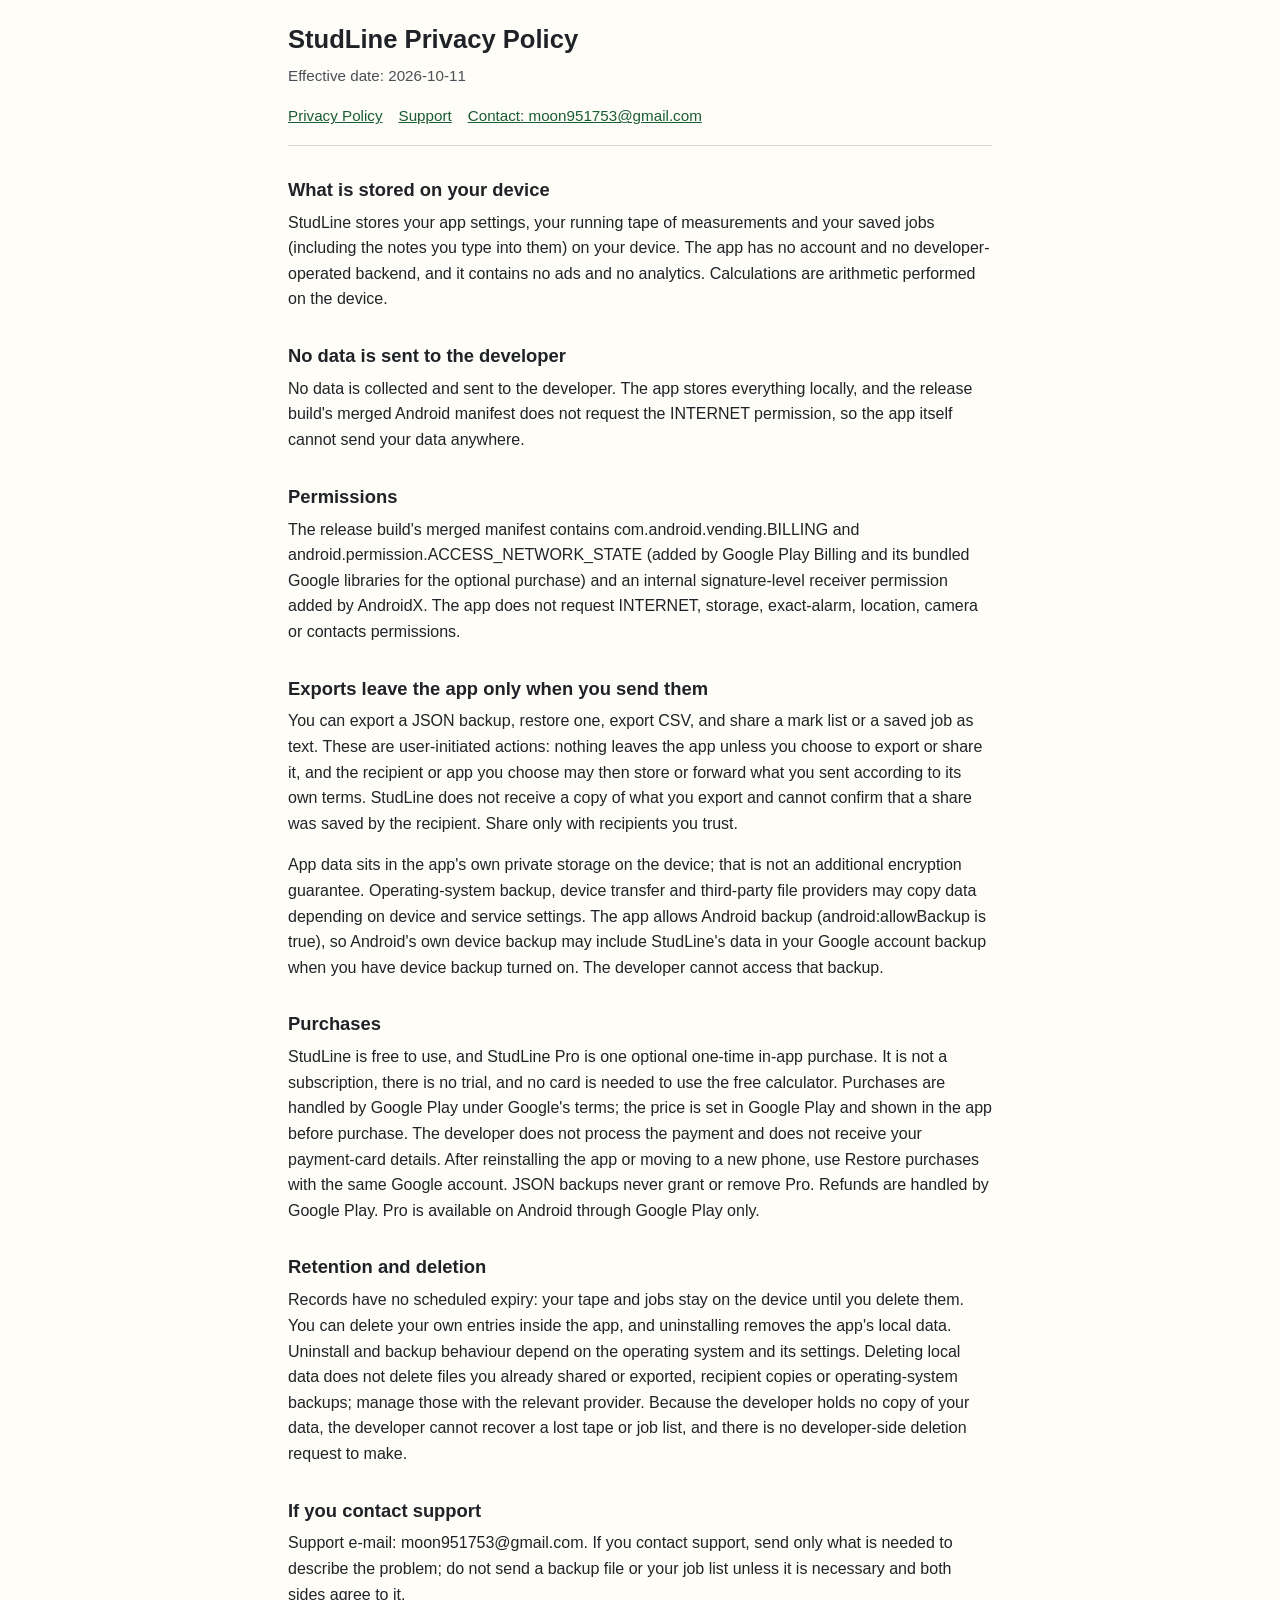
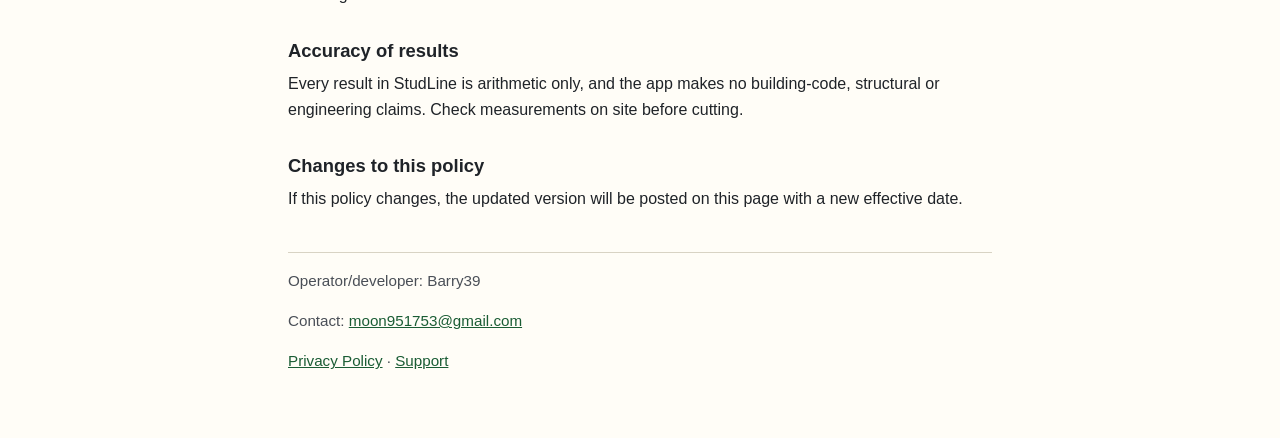
<file: studline/privacy.html>
<!DOCTYPE html>
<html lang="en">
<head>
<meta charset="utf-8">
<meta name="viewport" content="width=device-width, initial-scale=1">
<title>StudLine Privacy Policy</title>
<link rel="stylesheet" href="../style.css">
</head>
<body>
<div class="wrap">
<header class="page-head">
<h1>StudLine Privacy Policy</h1>
<p class="meta">Effective date: 2026-10-11</p>
<nav class="sites">
<a href="privacy.html">Privacy Policy</a>
<a href="support.html">Support</a>
<a href="mailto:moon951753@gmail.com">Contact: moon951753@gmail.com</a>
</nav>
</header>

<main>
<h2>What is stored on your device</h2>

<p>StudLine stores your app settings, your running tape of measurements and your saved jobs (including the notes you type into them) on your device. The app has no account and no developer-operated backend, and it contains no ads and no analytics. Calculations are arithmetic performed on the device.</p>

<h2>No data is sent to the developer</h2>

<p>No data is collected and sent to the developer. The app stores everything locally, and the release build's merged Android manifest does not request the INTERNET permission, so the app itself cannot send your data anywhere.</p>

<h2>Permissions</h2>

<p>The release build's merged manifest contains com.android.vending.BILLING and android.permission.ACCESS_NETWORK_STATE (added by Google Play Billing and its bundled Google libraries for the optional purchase) and an internal signature-level receiver permission added by AndroidX. The app does not request INTERNET, storage, exact-alarm, location, camera or contacts permissions.</p>

<h2>Exports leave the app only when you send them</h2>

<p>You can export a JSON backup, restore one, export CSV, and share a mark list or a saved job as text. These are user-initiated actions: nothing leaves the app unless you choose to export or share it, and the recipient or app you choose may then store or forward what you sent according to its own terms. StudLine does not receive a copy of what you export and cannot confirm that a share was saved by the recipient. Share only with recipients you trust.</p>

<p>App data sits in the app's own private storage on the device; that is not an additional encryption guarantee. Operating-system backup, device transfer and third-party file providers may copy data depending on device and service settings. The app allows Android backup (android:allowBackup is true), so Android's own device backup may include StudLine's data in your Google account backup when you have device backup turned on. The developer cannot access that backup.</p>

<h2>Purchases</h2>

<p>StudLine is free to use, and StudLine Pro is one optional one-time in-app purchase. It is not a subscription, there is no trial, and no card is needed to use the free calculator. Purchases are handled by Google Play under Google's terms; the price is set in Google Play and shown in the app before purchase. The developer does not process the payment and does not receive your payment-card details. After reinstalling the app or moving to a new phone, use Restore purchases with the same Google account. JSON backups never grant or remove Pro. Refunds are handled by Google Play. Pro is available on Android through Google Play only.</p>

<h2>Retention and deletion</h2>

<p>Records have no scheduled expiry: your tape and jobs stay on the device until you delete them. You can delete your own entries inside the app, and uninstalling removes the app's local data. Uninstall and backup behaviour depend on the operating system and its settings. Deleting local data does not delete files you already shared or exported, recipient copies or operating-system backups; manage those with the relevant provider. Because the developer holds no copy of your data, the developer cannot recover a lost tape or job list, and there is no developer-side deletion request to make.</p>

<h2>If you contact support</h2>

<p>Support e-mail: moon951753@gmail.com. If you contact support, send only what is needed to describe the problem; do not send a backup file or your job list unless it is necessary and both sides agree to it.</p>

<h2>Accuracy of results</h2>

<p>Every result in StudLine is arithmetic only, and the app makes no building-code, structural or engineering claims. Check measurements on site before cutting.</p>

<h2>Changes to this policy</h2>

<p>If this policy changes, the updated version will be posted on this page with a new effective date.</p>
</main>

<footer class="page-foot">
<p>Operator/developer: Barry39</p>
<p>Contact: <a href="mailto:moon951753@gmail.com">moon951753@gmail.com</a></p>
<p><a href="privacy.html">Privacy Policy</a> &middot; <a href="support.html">Support</a></p>
</footer>
</div>
</body>
</html>
</file>
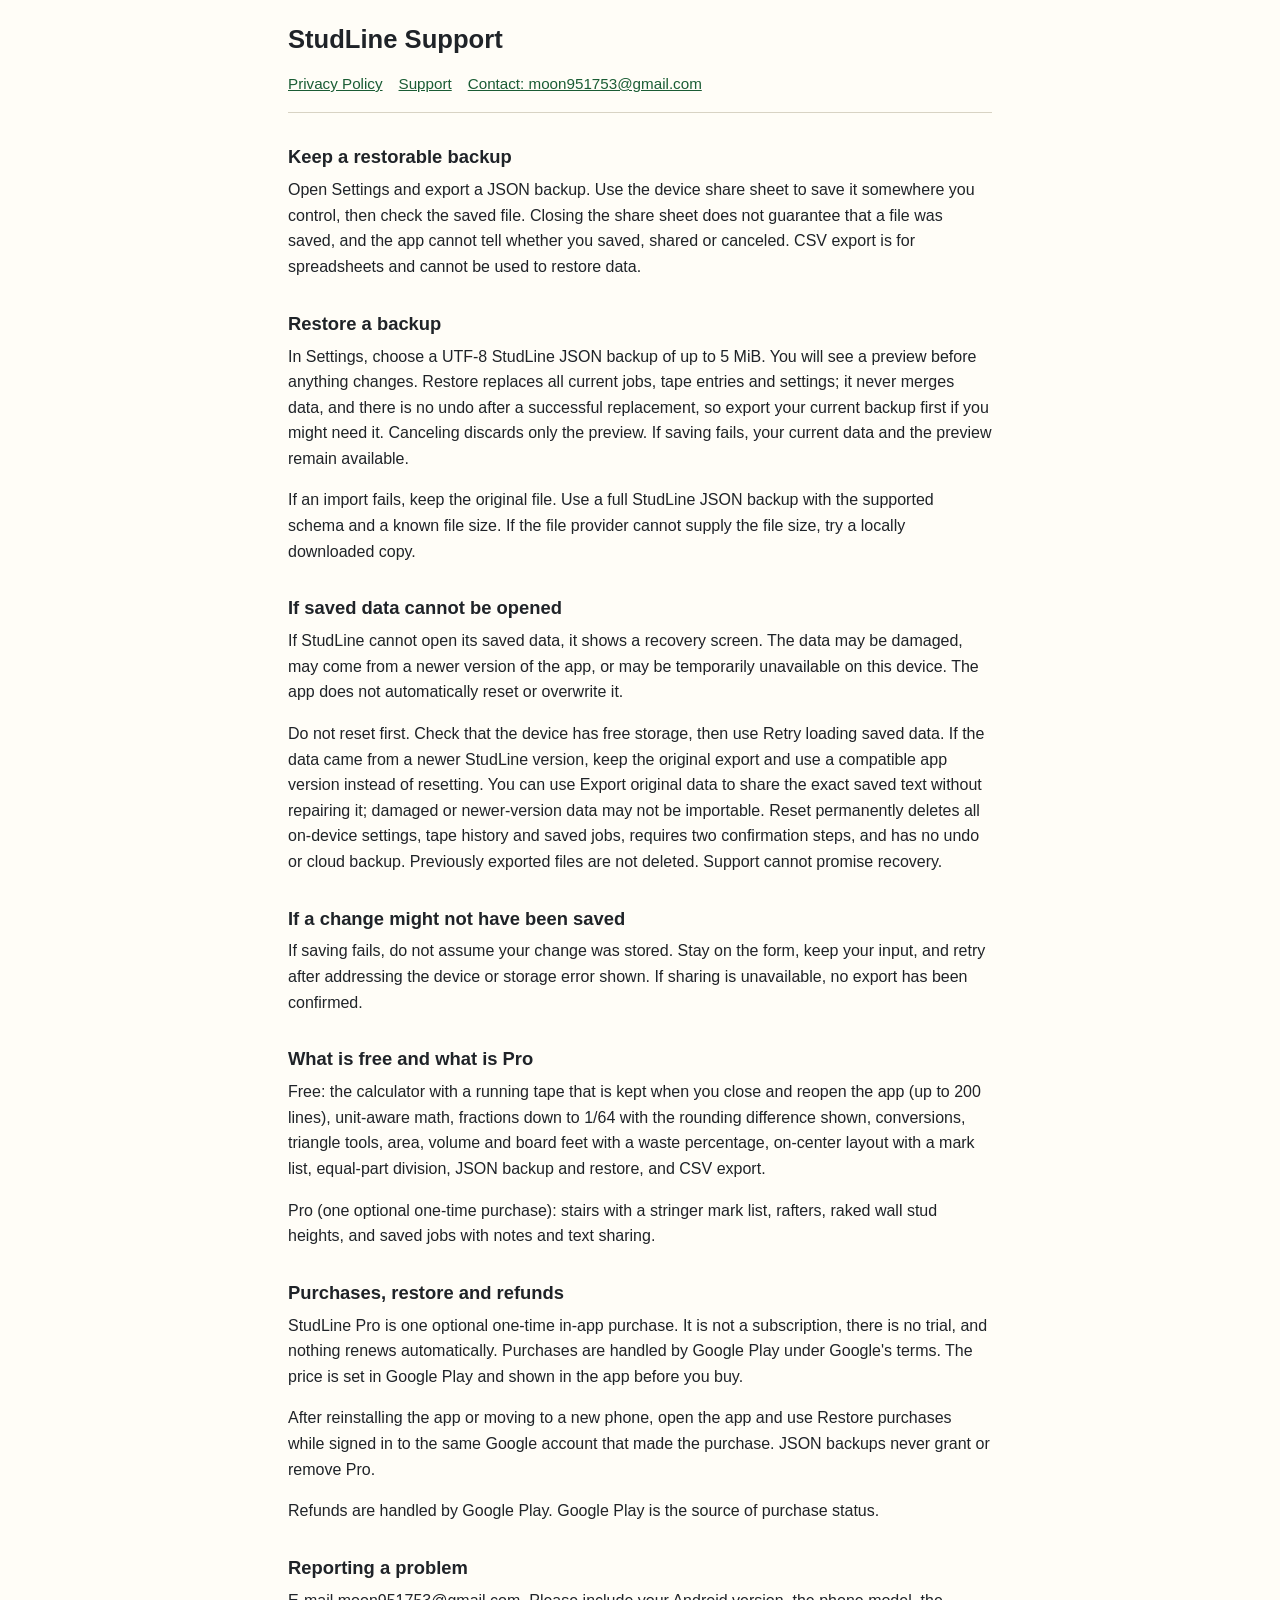
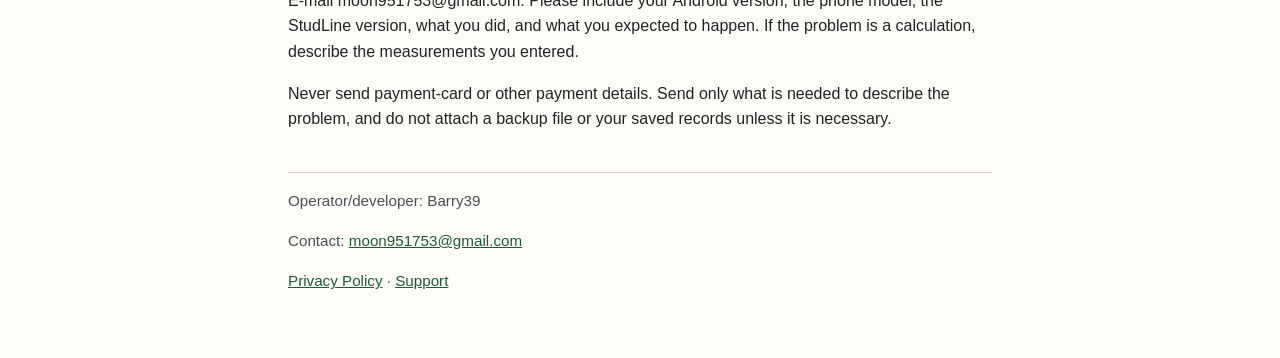
<file: studline/support.html>
<!DOCTYPE html>
<html lang="en">
<head>
<meta charset="utf-8">
<meta name="viewport" content="width=device-width, initial-scale=1">
<title>StudLine Support</title>
<link rel="stylesheet" href="../style.css">
</head>
<body>
<div class="wrap">
<header class="page-head">
<h1>StudLine Support</h1>
<nav class="sites">
<a href="privacy.html">Privacy Policy</a>
<a href="support.html">Support</a>
<a href="mailto:moon951753@gmail.com">Contact: moon951753@gmail.com</a>
</nav>
</header>

<main>
<h2>Keep a restorable backup</h2>

<p>Open Settings and export a JSON backup. Use the device share sheet to save it somewhere you control, then check the saved file. Closing the share sheet does not guarantee that a file was saved, and the app cannot tell whether you saved, shared or canceled. CSV export is for spreadsheets and cannot be used to restore data.</p>

<h2>Restore a backup</h2>

<p>In Settings, choose a UTF-8 StudLine JSON backup of up to 5 MiB. You will see a preview before anything changes. Restore replaces all current jobs, tape entries and settings; it never merges data, and there is no undo after a successful replacement, so export your current backup first if you might need it. Canceling discards only the preview. If saving fails, your current data and the preview remain available.</p>

<p>If an import fails, keep the original file. Use a full StudLine JSON backup with the supported schema and a known file size. If the file provider cannot supply the file size, try a locally downloaded copy.</p>

<h2>If saved data cannot be opened</h2>

<p>If StudLine cannot open its saved data, it shows a recovery screen. The data may be damaged, may come from a newer version of the app, or may be temporarily unavailable on this device. The app does not automatically reset or overwrite it.</p>

<p>Do not reset first. Check that the device has free storage, then use Retry loading saved data. If the data came from a newer StudLine version, keep the original export and use a compatible app version instead of resetting. You can use Export original data to share the exact saved text without repairing it; damaged or newer-version data may not be importable. Reset permanently deletes all on-device settings, tape history and saved jobs, requires two confirmation steps, and has no undo or cloud backup. Previously exported files are not deleted. Support cannot promise recovery.</p>

<h2>If a change might not have been saved</h2>

<p>If saving fails, do not assume your change was stored. Stay on the form, keep your input, and retry after addressing the device or storage error shown. If sharing is unavailable, no export has been confirmed.</p>

<h2>What is free and what is Pro</h2>

<p>Free: the calculator with a running tape that is kept when you close and reopen the app (up to 200 lines), unit-aware math, fractions down to 1/64 with the rounding difference shown, conversions, triangle tools, area, volume and board feet with a waste percentage, on-center layout with a mark list, equal-part division, JSON backup and restore, and CSV export.</p>

<p>Pro (one optional one-time purchase): stairs with a stringer mark list, rafters, raked wall stud heights, and saved jobs with notes and text sharing.</p>

<h2>Purchases, restore and refunds</h2>

<p>StudLine Pro is one optional one-time in-app purchase. It is not a subscription, there is no trial, and nothing renews automatically. Purchases are handled by Google Play under Google's terms. The price is set in Google Play and shown in the app before you buy.</p>

<p>After reinstalling the app or moving to a new phone, open the app and use Restore purchases while signed in to the same Google account that made the purchase. JSON backups never grant or remove Pro.</p>

<p>Refunds are handled by Google Play. Google Play is the source of purchase status.</p>

<h2>Reporting a problem</h2>

<p>E-mail moon951753@gmail.com. Please include your Android version, the phone model, the StudLine version, what you did, and what you expected to happen. If the problem is a calculation, describe the measurements you entered.</p>

<p>Never send payment-card or other payment details. Send only what is needed to describe the problem, and do not attach a backup file or your saved records unless it is necessary.</p>
</main>

<footer class="page-foot">
<p>Operator/developer: Barry39</p>
<p>Contact: <a href="mailto:moon951753@gmail.com">moon951753@gmail.com</a></p>
<p><a href="privacy.html">Privacy Policy</a> &middot; <a href="support.html">Support</a></p>
</footer>
</div>
</body>
</html>
</file>
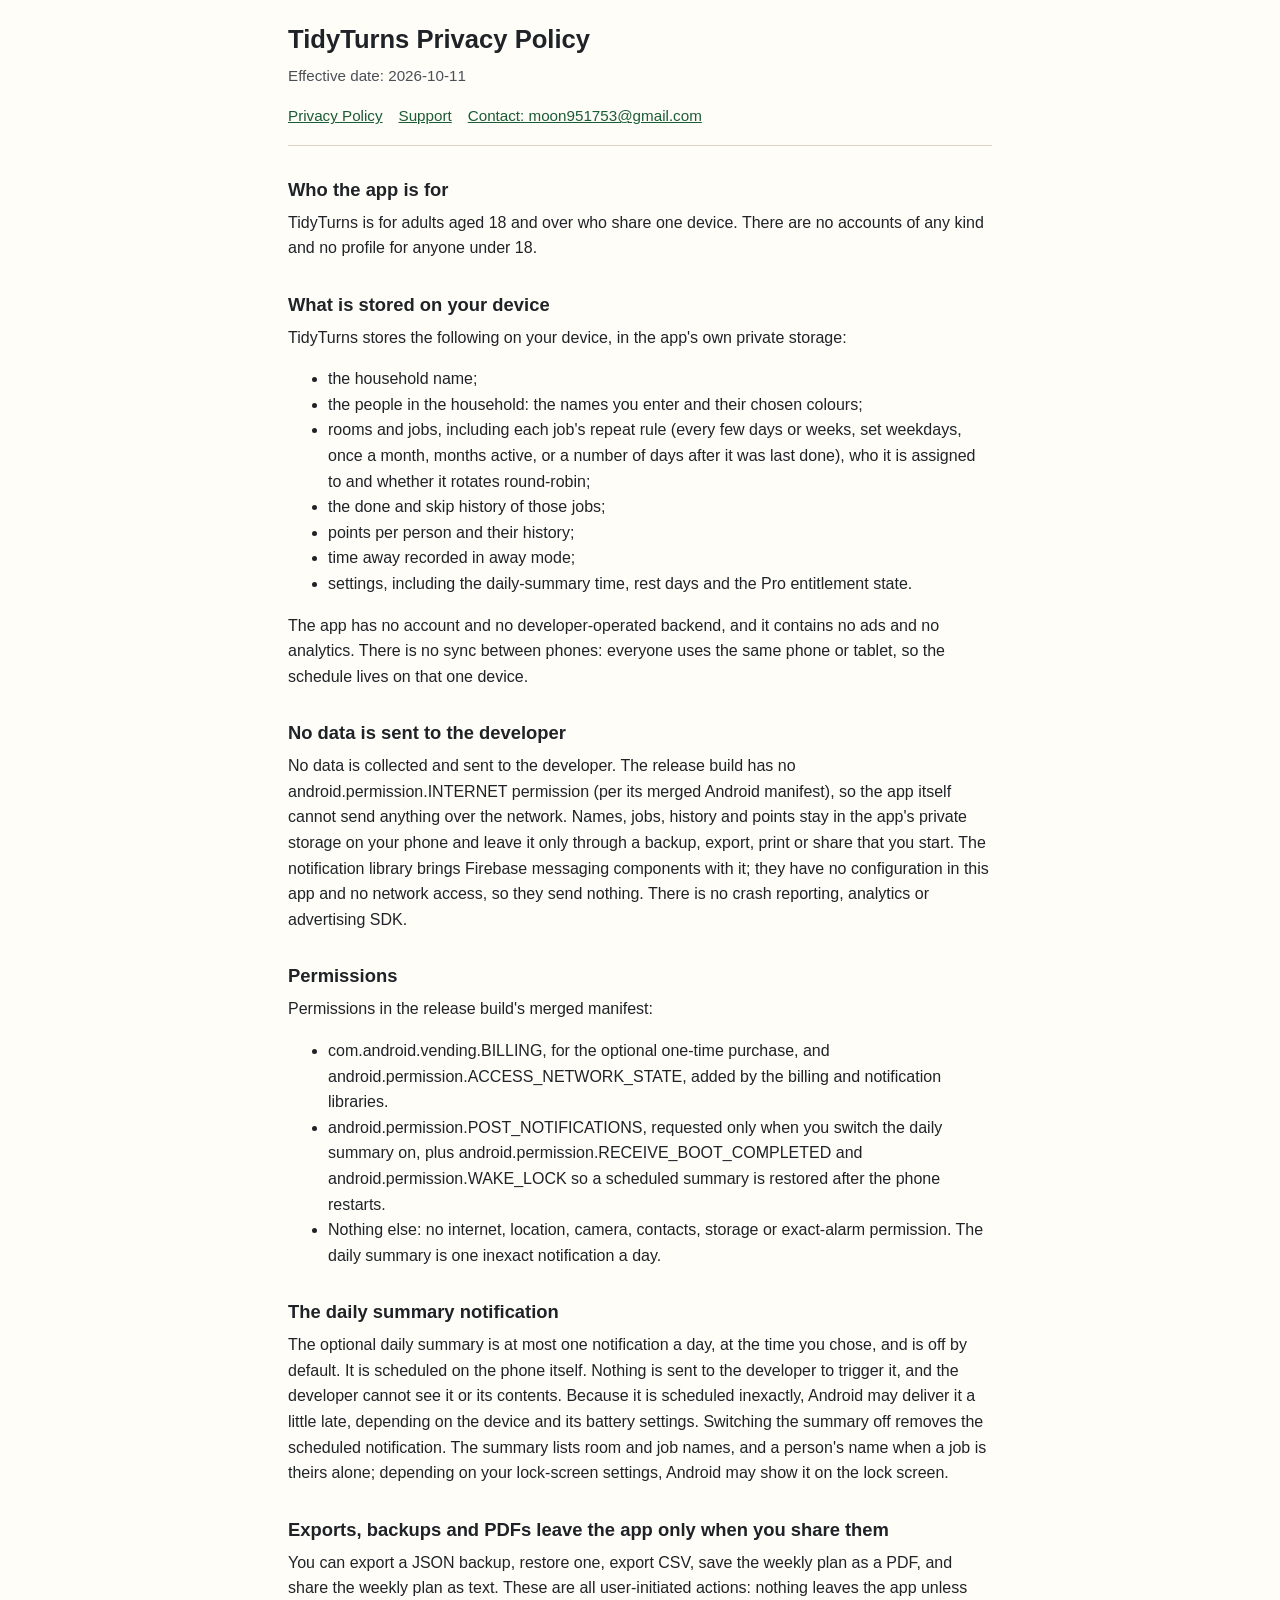
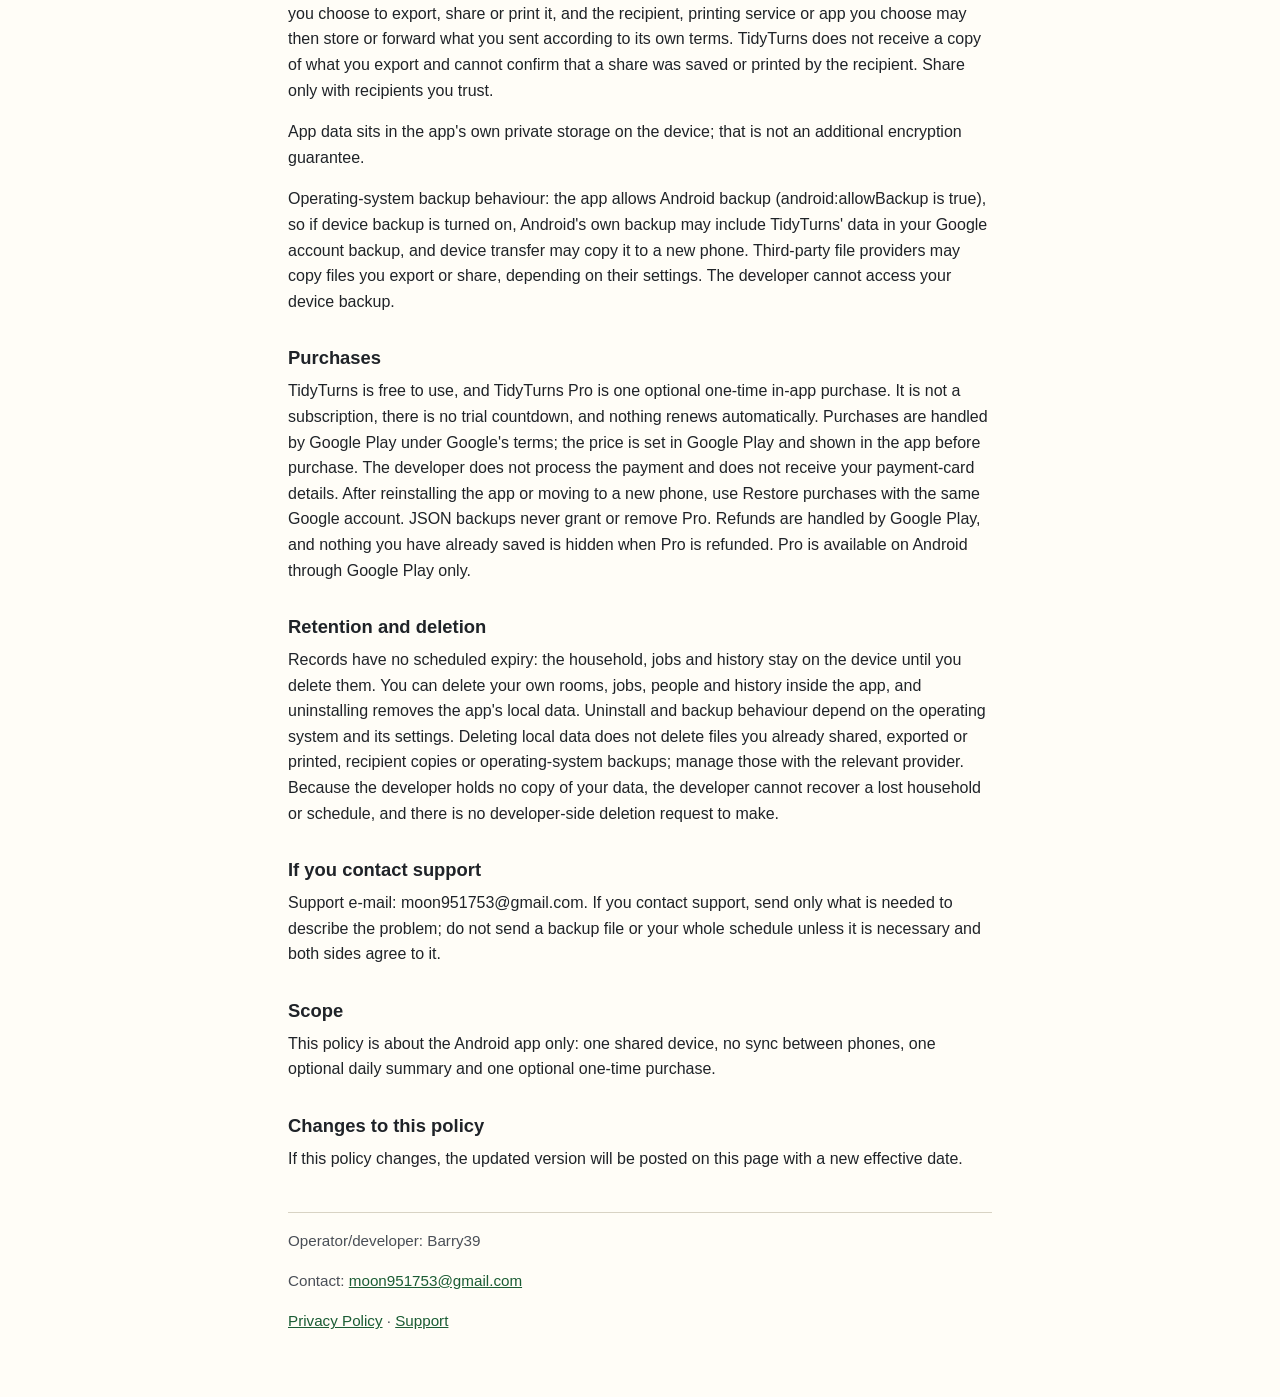
<file: tidyturns/privacy.html>
<!DOCTYPE html>
<html lang="en">
<head>
<meta charset="utf-8">
<meta name="viewport" content="width=device-width, initial-scale=1">
<title>TidyTurns Privacy Policy</title>
<link rel="stylesheet" href="../style.css">
</head>
<body>
<div class="wrap">
<header class="page-head">
<h1>TidyTurns Privacy Policy</h1>
<p class="meta">Effective date: 2026-10-11</p>
<nav class="sites">
<a href="privacy.html">Privacy Policy</a>
<a href="support.html">Support</a>
<a href="mailto:moon951753@gmail.com">Contact: moon951753@gmail.com</a>
</nav>
</header>

<main>
<h2>Who the app is for</h2>

<p>TidyTurns is for adults aged 18 and over who share one device. There are no accounts of any kind and no profile for anyone under 18.</p>

<h2>What is stored on your device</h2>

<p>TidyTurns stores the following on your device, in the app's own private storage:</p>

<ul>
<li>the household name;</li>
<li>the people in the household: the names you enter and their chosen colours;</li>
<li>rooms and jobs, including each job's repeat rule (every few days or weeks, set weekdays, once a month, months active, or a number of days after it was last done), who it is assigned to and whether it rotates round-robin;</li>
<li>the done and skip history of those jobs;</li>
<li>points per person and their history;</li>
<li>time away recorded in away mode;</li>
<li>settings, including the daily-summary time, rest days and the Pro entitlement state.</li>
</ul>

<p>The app has no account and no developer-operated backend, and it contains no ads and no analytics. There is no sync between phones: everyone uses the same phone or tablet, so the schedule lives on that one device.</p>

<h2>No data is sent to the developer</h2>

<p>No data is collected and sent to the developer. The release build has no android.permission.INTERNET permission (per its merged Android manifest), so the app itself cannot send anything over the network. Names, jobs, history and points stay in the app's private storage on your phone and leave it only through a backup, export, print or share that you start. The notification library brings Firebase messaging components with it; they have no configuration in this app and no network access, so they send nothing. There is no crash reporting, analytics or advertising SDK.</p>

<h2>Permissions</h2>

<p>Permissions in the release build's merged manifest:</p>

<ul>
<li>com.android.vending.BILLING, for the optional one-time purchase, and android.permission.ACCESS_NETWORK_STATE, added by the billing and notification libraries.</li>
<li>android.permission.POST_NOTIFICATIONS, requested only when you switch the daily summary on, plus android.permission.RECEIVE_BOOT_COMPLETED and android.permission.WAKE_LOCK so a scheduled summary is restored after the phone restarts.</li>
<li>Nothing else: no internet, location, camera, contacts, storage or exact-alarm permission. The daily summary is one inexact notification a day.</li>
</ul>

<h2>The daily summary notification</h2>

<p>The optional daily summary is at most one notification a day, at the time you chose, and is off by default. It is scheduled on the phone itself. Nothing is sent to the developer to trigger it, and the developer cannot see it or its contents. Because it is scheduled inexactly, Android may deliver it a little late, depending on the device and its battery settings. Switching the summary off removes the scheduled notification. The summary lists room and job names, and a person's name when a job is theirs alone; depending on your lock-screen settings, Android may show it on the lock screen.</p>

<h2>Exports, backups and PDFs leave the app only when you share them</h2>

<p>You can export a JSON backup, restore one, export CSV, save the weekly plan as a PDF, and share the weekly plan as text. These are all user-initiated actions: nothing leaves the app unless you choose to export, share or print it, and the recipient, printing service or app you choose may then store or forward what you sent according to its own terms. TidyTurns does not receive a copy of what you export and cannot confirm that a share was saved or printed by the recipient. Share only with recipients you trust.</p>

<p>App data sits in the app's own private storage on the device; that is not an additional encryption guarantee.</p>

<p>Operating-system backup behaviour: the app allows Android backup (android:allowBackup is true), so if device backup is turned on, Android's own backup may include TidyTurns' data in your Google account backup, and device transfer may copy it to a new phone. Third-party file providers may copy files you export or share, depending on their settings. The developer cannot access your device backup.</p>

<h2>Purchases</h2>

<p>TidyTurns is free to use, and TidyTurns Pro is one optional one-time in-app purchase. It is not a subscription, there is no trial countdown, and nothing renews automatically. Purchases are handled by Google Play under Google's terms; the price is set in Google Play and shown in the app before purchase. The developer does not process the payment and does not receive your payment-card details. After reinstalling the app or moving to a new phone, use Restore purchases with the same Google account. JSON backups never grant or remove Pro. Refunds are handled by Google Play, and nothing you have already saved is hidden when Pro is refunded. Pro is available on Android through Google Play only.</p>

<h2>Retention and deletion</h2>

<p>Records have no scheduled expiry: the household, jobs and history stay on the device until you delete them. You can delete your own rooms, jobs, people and history inside the app, and uninstalling removes the app's local data. Uninstall and backup behaviour depend on the operating system and its settings. Deleting local data does not delete files you already shared, exported or printed, recipient copies or operating-system backups; manage those with the relevant provider. Because the developer holds no copy of your data, the developer cannot recover a lost household or schedule, and there is no developer-side deletion request to make.</p>

<h2>If you contact support</h2>

<p>Support e-mail: moon951753@gmail.com. If you contact support, send only what is needed to describe the problem; do not send a backup file or your whole schedule unless it is necessary and both sides agree to it.</p>

<h2>Scope</h2>

<p>This policy is about the Android app only: one shared device, no sync between phones, one optional daily summary and one optional one-time purchase.</p>

<h2>Changes to this policy</h2>

<p>If this policy changes, the updated version will be posted on this page with a new effective date.</p>
</main>

<footer class="page-foot">
<p>Operator/developer: Barry39</p>
<p>Contact: <a href="mailto:moon951753@gmail.com">moon951753@gmail.com</a></p>
<p><a href="privacy.html">Privacy Policy</a> &middot; <a href="support.html">Support</a></p>
</footer>
</div>
</body>
</html>
</file>
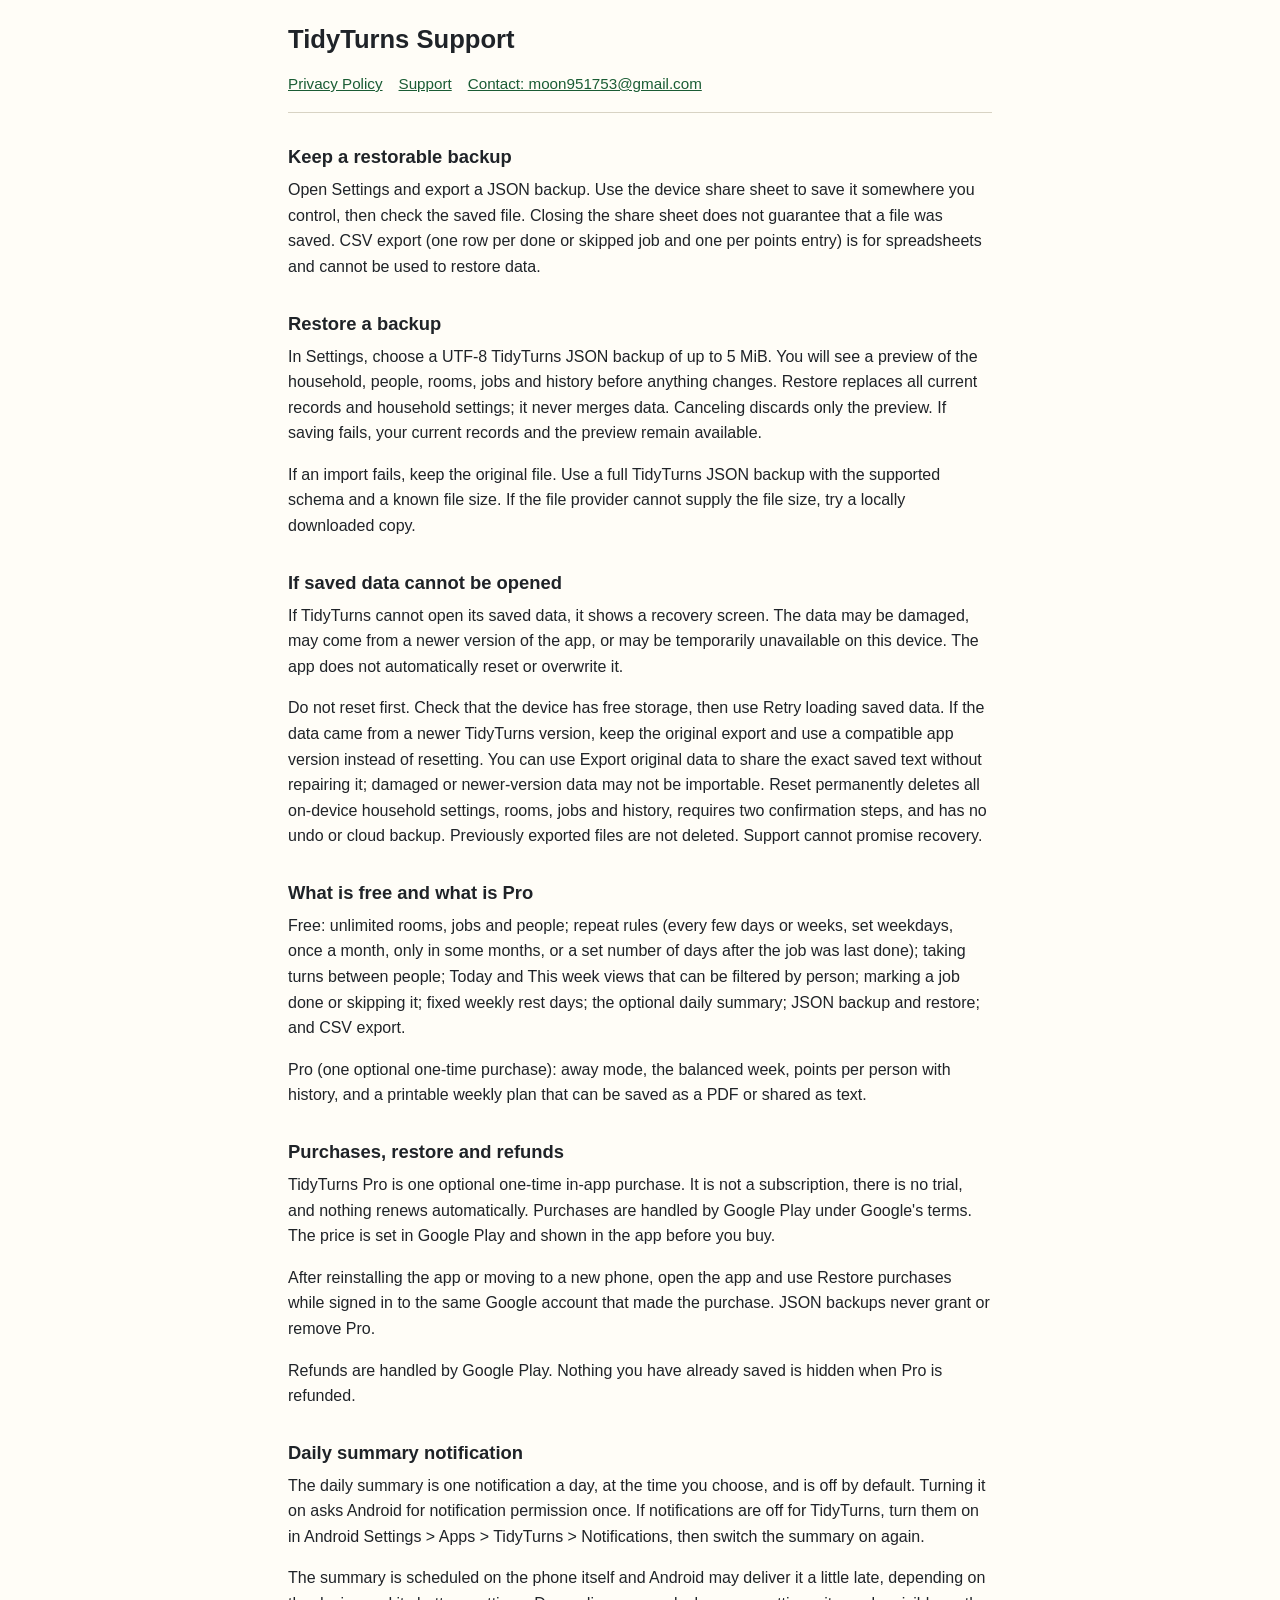
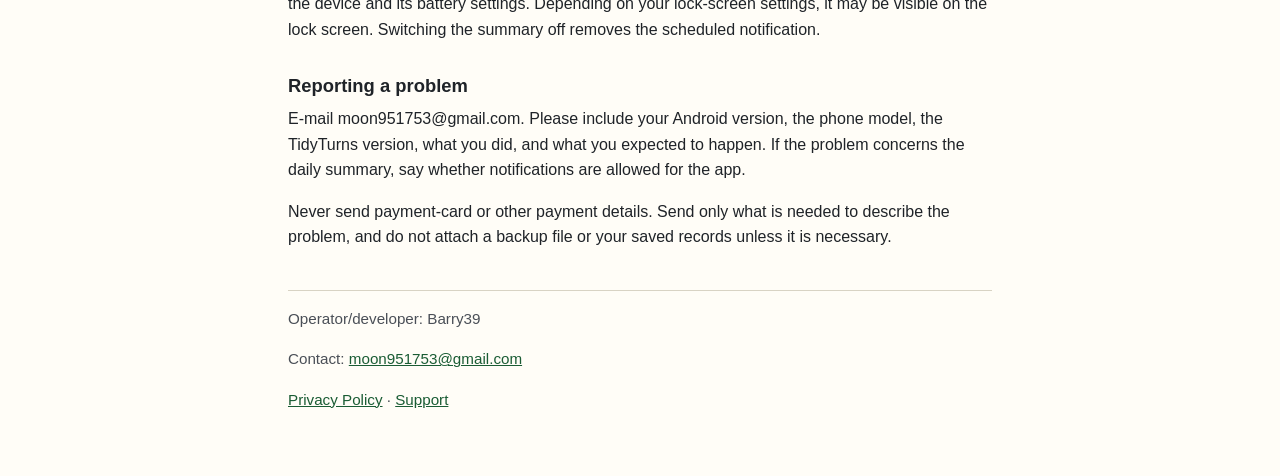
<file: tidyturns/support.html>
<!DOCTYPE html>
<html lang="en">
<head>
<meta charset="utf-8">
<meta name="viewport" content="width=device-width, initial-scale=1">
<title>TidyTurns Support</title>
<link rel="stylesheet" href="../style.css">
</head>
<body>
<div class="wrap">
<header class="page-head">
<h1>TidyTurns Support</h1>
<nav class="sites">
<a href="privacy.html">Privacy Policy</a>
<a href="support.html">Support</a>
<a href="mailto:moon951753@gmail.com">Contact: moon951753@gmail.com</a>
</nav>
</header>

<main>
<h2>Keep a restorable backup</h2>

<p>Open Settings and export a JSON backup. Use the device share sheet to save it somewhere you control, then check the saved file. Closing the share sheet does not guarantee that a file was saved. CSV export (one row per done or skipped job and one per points entry) is for spreadsheets and cannot be used to restore data.</p>

<h2>Restore a backup</h2>

<p>In Settings, choose a UTF-8 TidyTurns JSON backup of up to 5 MiB. You will see a preview of the household, people, rooms, jobs and history before anything changes. Restore replaces all current records and household settings; it never merges data. Canceling discards only the preview. If saving fails, your current records and the preview remain available.</p>

<p>If an import fails, keep the original file. Use a full TidyTurns JSON backup with the supported schema and a known file size. If the file provider cannot supply the file size, try a locally downloaded copy.</p>

<h2>If saved data cannot be opened</h2>

<p>If TidyTurns cannot open its saved data, it shows a recovery screen. The data may be damaged, may come from a newer version of the app, or may be temporarily unavailable on this device. The app does not automatically reset or overwrite it.</p>

<p>Do not reset first. Check that the device has free storage, then use Retry loading saved data. If the data came from a newer TidyTurns version, keep the original export and use a compatible app version instead of resetting. You can use Export original data to share the exact saved text without repairing it; damaged or newer-version data may not be importable. Reset permanently deletes all on-device household settings, rooms, jobs and history, requires two confirmation steps, and has no undo or cloud backup. Previously exported files are not deleted. Support cannot promise recovery.</p>

<h2>What is free and what is Pro</h2>

<p>Free: unlimited rooms, jobs and people; repeat rules (every few days or weeks, set weekdays, once a month, only in some months, or a set number of days after the job was last done); taking turns between people; Today and This week views that can be filtered by person; marking a job done or skipping it; fixed weekly rest days; the optional daily summary; JSON backup and restore; and CSV export.</p>

<p>Pro (one optional one-time purchase): away mode, the balanced week, points per person with history, and a printable weekly plan that can be saved as a PDF or shared as text.</p>

<h2>Purchases, restore and refunds</h2>

<p>TidyTurns Pro is one optional one-time in-app purchase. It is not a subscription, there is no trial, and nothing renews automatically. Purchases are handled by Google Play under Google's terms. The price is set in Google Play and shown in the app before you buy.</p>

<p>After reinstalling the app or moving to a new phone, open the app and use Restore purchases while signed in to the same Google account that made the purchase. JSON backups never grant or remove Pro.</p>

<p>Refunds are handled by Google Play. Nothing you have already saved is hidden when Pro is refunded.</p>

<h2>Daily summary notification</h2>

<p>The daily summary is one notification a day, at the time you choose, and is off by default. Turning it on asks Android for notification permission once. If notifications are off for TidyTurns, turn them on in Android Settings &gt; Apps &gt; TidyTurns &gt; Notifications, then switch the summary on again.</p>

<p>The summary is scheduled on the phone itself and Android may deliver it a little late, depending on the device and its battery settings. Depending on your lock-screen settings, it may be visible on the lock screen. Switching the summary off removes the scheduled notification.</p>

<h2>Reporting a problem</h2>

<p>E-mail moon951753@gmail.com. Please include your Android version, the phone model, the TidyTurns version, what you did, and what you expected to happen. If the problem concerns the daily summary, say whether notifications are allowed for the app.</p>

<p>Never send payment-card or other payment details. Send only what is needed to describe the problem, and do not attach a backup file or your saved records unless it is necessary.</p>
</main>

<footer class="page-foot">
<p>Operator/developer: Barry39</p>
<p>Contact: <a href="mailto:moon951753@gmail.com">moon951753@gmail.com</a></p>
<p><a href="privacy.html">Privacy Policy</a> &middot; <a href="support.html">Support</a></p>
</footer>
</div>
</body>
</html>
</file>
<file: style.css>
* {
  box-sizing: border-box;
}

html {
  font-size: 100%;
}

body {
  margin: 0;
  padding: 0 1.25rem;
  background: #fffdf7;
  color: #1f2328;
  font-family: -apple-system, BlinkMacSystemFont, "Segoe UI", Roboto, Helvetica, Arial, sans-serif;
  line-height: 1.6;
}

.wrap {
  max-width: 44rem;
  margin: 0 auto;
  padding: 1.5rem 0 3rem;
}

header.page-head {
  border-bottom: 1px solid #d8d3c4;
  padding-bottom: 1rem;
  margin-bottom: 1.5rem;
}

h1 {
  font-size: 1.6rem;
  line-height: 1.25;
  margin: 0 0 0.5rem;
}

h2 {
  font-size: 1.15rem;
  line-height: 1.3;
  margin: 2rem 0 0.5rem;
}

p {
  margin: 0 0 1rem;
}

a {
  color: #1a5c34;
}

a:focus,
a:hover {
  text-decoration-thickness: 2px;
}

.meta {
  color: #4a4f57;
  font-size: 0.95rem;
}

nav.sites {
  display: flex;
  flex-wrap: wrap;
  gap: 0.5rem 1rem;
  margin: 1rem 0 0;
  padding: 0;
  list-style: none;
  font-size: 0.95rem;
}

.lede {
  font-size: 1.05rem;
}

footer.page-foot {
  border-top: 1px solid #d8d3c4;
  margin-top: 2.5rem;
  padding-top: 1rem;
  font-size: 0.95rem;
  color: #4a4f57;
}

@media (max-width: 30rem) {
  body {
    padding: 0 1rem;
  }

  h1 {
    font-size: 1.4rem;
  }
}

.calculator label {
  display: block;
}

.calculator input {
  width: 100%;
  max-width: 24rem;
  padding: 0.6rem;
  border: 1px solid #4a4f57;
  border-radius: 0.25rem;
  background: #fff;
  color: inherit;
  font: inherit;
}

.calculator output {
  display: block;
  margin-top: 1rem;
  font-weight: 600;
  overflow-wrap: anywhere;
}
</file>
